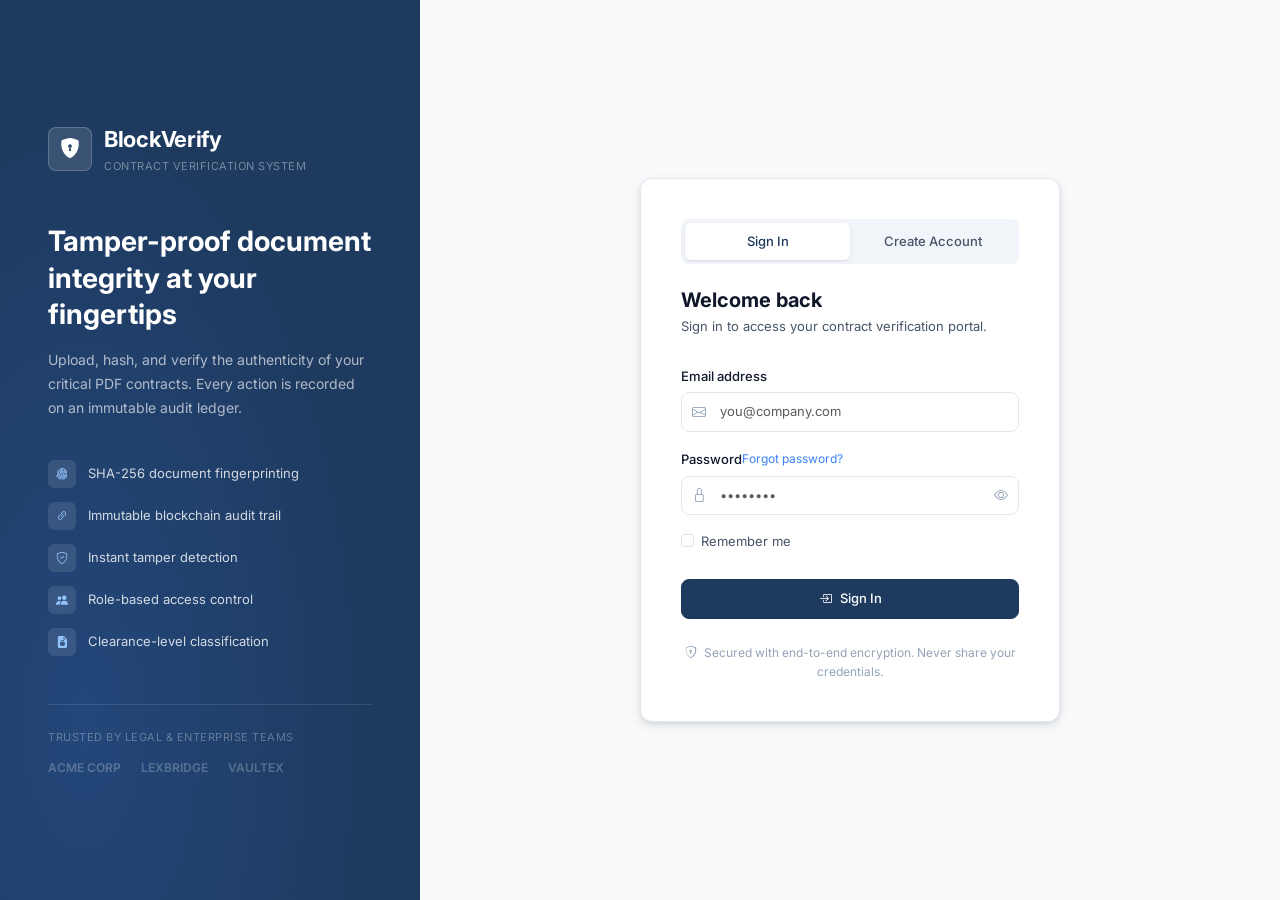
<file: Frontend/public/index.html>
<!DOCTYPE html>
<html lang="en">
<head>
  <meta charset="UTF-8" />
  <meta name="viewport" content="width=device-width, initial-scale=1.0" />
  <title>BlockVerify — Secure Contract Verification</title>
  <meta name="description" content="Blockchain-based digital contract verification system. Verify document integrity and detect tampering." />

  <!-- Bootstrap 5 -->
  <link href="https://cdn.jsdelivr.net/npm/bootstrap@5.3.3/dist/css/bootstrap.min.css" rel="stylesheet" />
  <!-- Bootstrap Icons -->
  <link href="https://cdn.jsdelivr.net/npm/bootstrap-icons@1.11.3/font/bootstrap-icons.min.css" rel="stylesheet" />
  <!-- Custom Styles -->
  <link href="style.css" rel="stylesheet" />
</head>
<body>

<div class="auth-wrapper">

  <!-- ── Brand Panel ──────────────────────────────────────── -->
  <aside class="auth-brand">
    <div class="auth-brand-content">
      <div class="brand-logo">
        <div class="brand-icon"><i class="bi bi-shield-lock-fill"></i></div>
        <div>
          <div class="brand-name">BlockVerify</div>
          <div style="font-size:11px;color:rgba(255,255,255,.4);letter-spacing:.5px;text-transform:uppercase;">Contract Verification System</div>
        </div>
      </div>

      <h2>Tamper-proof document integrity at your fingertips</h2>
      <p>Upload, hash, and verify the authenticity of your critical PDF contracts. Every action is recorded on an immutable audit ledger.</p>

      <ul class="auth-features">
        <li><i class="bi bi-fingerprint"></i> SHA-256 document fingerprinting</li>
        <li><i class="bi bi-link-45deg"></i> Immutable blockchain audit trail</li>
        <li><i class="bi bi-shield-check"></i> Instant tamper detection</li>
        <li><i class="bi bi-people-fill"></i> Role-based access control</li>
        <li><i class="bi bi-file-earmark-lock2-fill"></i> Clearance-level classification</li>
      </ul>

      <div style="margin-top:48px;padding-top:24px;border-top:1px solid rgba(255,255,255,.1);">
        <div style="font-size:11px;color:rgba(255,255,255,.3);letter-spacing:.5px;">TRUSTED BY LEGAL & ENTERPRISE TEAMS</div>
        <div style="display:flex;gap:20px;margin-top:12px;">
          <span style="font-size:12px;font-weight:600;color:rgba(255,255,255,.25);">ACME CORP</span>
          <span style="font-size:12px;font-weight:600;color:rgba(255,255,255,.25);">LEXBRIDGE</span>
          <span style="font-size:12px;font-weight:600;color:rgba(255,255,255,.25);">VAULTEX</span>
        </div>
      </div>
    </div>
  </aside>

  <!-- ── Auth Form Area ────────────────────────────────────── -->
  <main class="auth-form-area">
    <div class="auth-card">

      <!-- Tabs -->
      <div class="auth-tabs mb-0">
        <button class="auth-tab-btn active" id="loginTab">Sign In</button>
        <button class="auth-tab-btn" id="registerTab">Create Account</button>
      </div>

      <!-- ── Login Form ──────────────────────────────── -->
      <div id="loginForm" class="mt-4">
        <h3>Welcome back</h3>
        <p class="auth-subtitle">Sign in to access your contract verification portal.</p>

        <div id="loginSuccess" class="alert alert-success mb-3" style="display:none;"></div>

        <form novalidate>
          <div class="mb-3">
            <label for="loginEmail" class="form-label">Email address</label>
            <div class="input-icon-group">
              <span class="input-icon"><i class="bi bi-envelope"></i></span>
              <input type="email" class="form-control" id="loginEmail" placeholder="you@company.com" autocomplete="email" />
            </div>
          </div>
          <div class="mb-3">
            <label for="loginPassword" class="form-label">
              Password
              <a href="#" style="float:right;font-size:12px;font-weight:400;">Forgot password?</a>
            </label>
            <div class="input-icon-group">
              <span class="input-icon"><i class="bi bi-lock"></i></span>
              <input type="password" class="form-control" id="loginPassword" placeholder="••••••••" autocomplete="current-password" />
              <span class="input-icon-right toggle-pw bi bi-eye" data-target="loginPassword"></span>
            </div>
          </div>
          <div class="mb-4 d-flex align-items-center justify-content-between" style="font-size:13px;">
            <div class="form-check mb-0">
              <input class="form-check-input" type="checkbox" id="rememberMe" />
              <label class="form-check-label text-secondary-app" for="rememberMe">Remember me</label>
            </div>
          </div>
          <button type="submit" class="btn btn-primary-app w-100">
            <i class="bi bi-box-arrow-in-right me-2"></i>Sign In
          </button>
        </form>

        <div class="mt-4 text-center" style="font-size:12px;color:var(--text-muted);">
          <i class="bi bi-shield-lock me-1"></i>
          Secured with end-to-end encryption. Never share your credentials.
        </div>
      </div>

      <!-- ── Register Form ───────────────────────────── -->
      <div id="registerForm" style="display:none;" class="mt-4">
        <h3>Create your account</h3>
        <p class="auth-subtitle">Join BlockVerify to start verifying document integrity.</p>

        <div id="registerSuccess" class="alert alert-success mb-3" style="display:none;"></div>

        <form novalidate>
          <div class="mb-3">
            <label for="regFullname" class="form-label">Full name</label>
            <div class="input-icon-group">
              <span class="input-icon"><i class="bi bi-person"></i></span>
              <input type="text" class="form-control" id="regFullname" placeholder="Jane Smith" autocomplete="name" />
            </div>
          </div>
          <div class="mb-3">
            <label for="regEmail" class="form-label">Email address</label>
            <div class="input-icon-group">
              <span class="input-icon"><i class="bi bi-envelope"></i></span>
              <input type="email" class="form-control" id="regEmail" placeholder="you@company.com" autocomplete="email" />
            </div>
          </div>
          <div class="mb-3">
            <label for="regPassword" class="form-label">Password</label>
            <div class="input-icon-group">
              <span class="input-icon"><i class="bi bi-lock"></i></span>
              <input type="password" class="form-control" id="regPassword" placeholder="Min. 8 characters" autocomplete="new-password" />
              <span class="input-icon-right toggle-pw bi bi-eye" data-target="regPassword"></span>
            </div>
          </div>
          <div class="mb-4">
            <label for="regConfirm" class="form-label">Confirm password</label>
            <div class="input-icon-group">
              <span class="input-icon"><i class="bi bi-lock-fill"></i></span>
              <input type="password" class="form-control" id="regConfirm" placeholder="Repeat password" autocomplete="new-password" />
            </div>
          </div>
          <div class="mb-4 form-check" style="font-size:12px;">
            <input class="form-check-input" type="checkbox" id="agreeTerms" required />
            <label class="form-check-label text-secondary-app" for="agreeTerms">
              I agree to the <a href="#">Terms of Service</a> and <a href="#">Privacy Policy</a>
            </label>
          </div>
          <button type="submit" class="btn btn-primary-app w-100">
            <i class="bi bi-person-plus me-2"></i>Create Account
          </button>
        </form>
      </div>

    </div>
  </main>

</div>

<!-- Bootstrap JS -->
<script src="https://cdn.jsdelivr.net/npm/bootstrap@5.3.3/dist/js/bootstrap.bundle.min.js"></script>
<script src="script.js"></script>
</body>
</html>
</file>
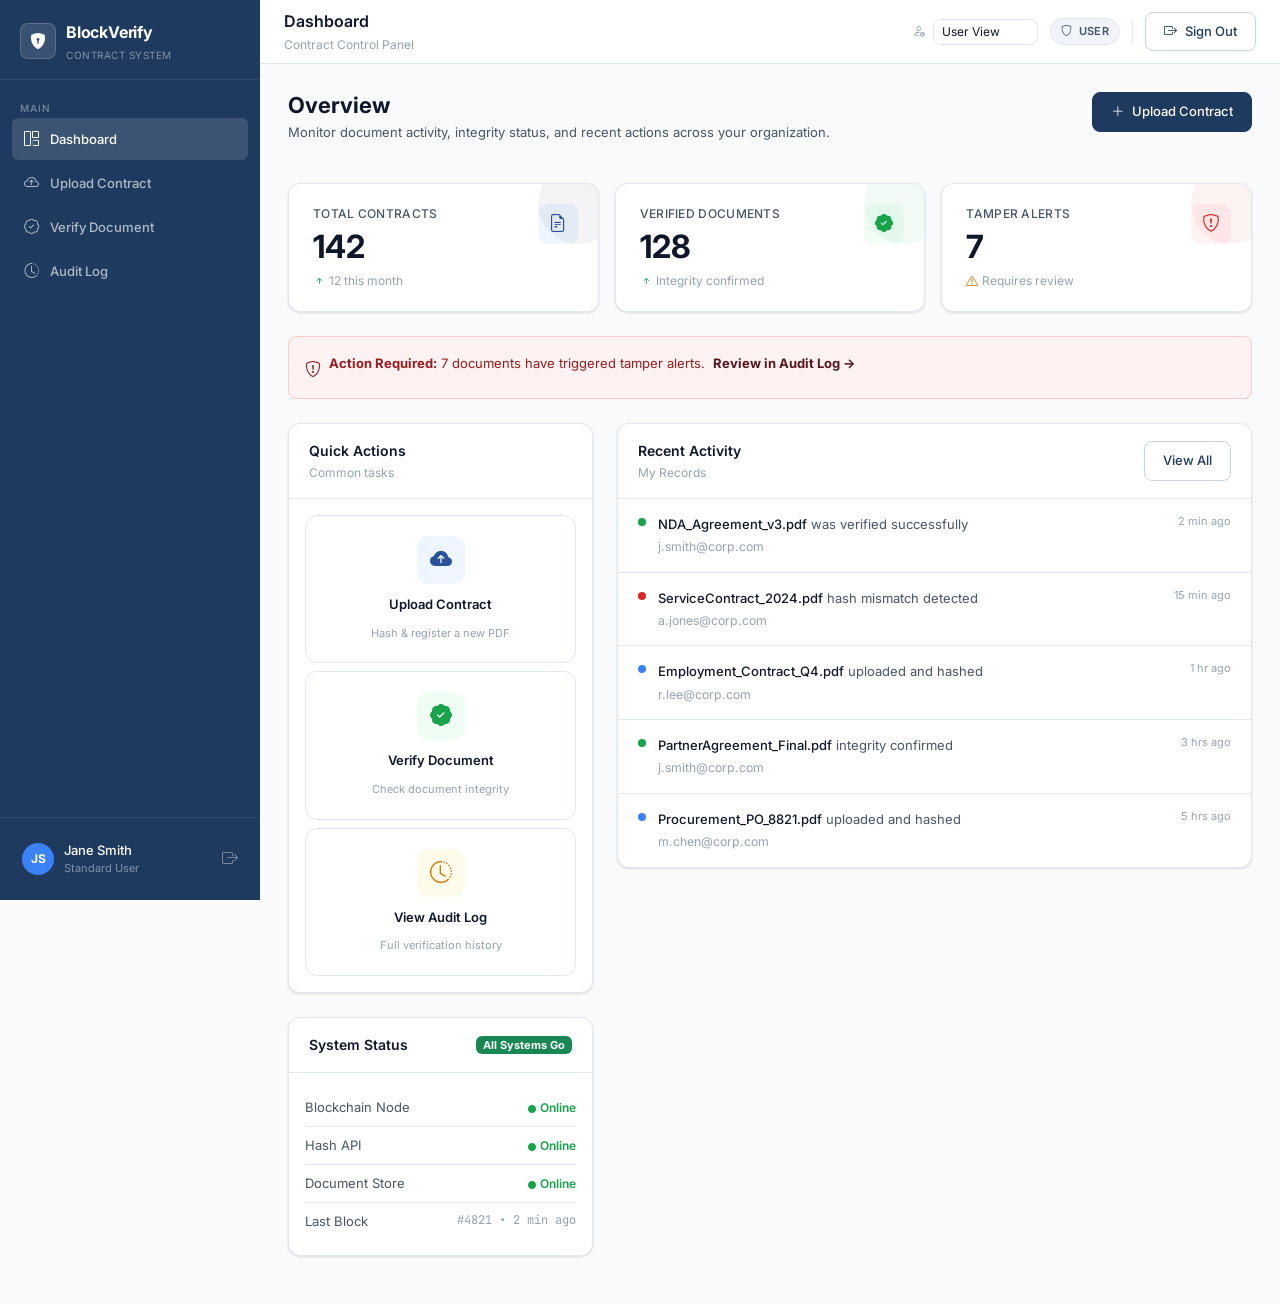
<file: Frontend/public/dashboard.html>
<!DOCTYPE html>
<html lang="en">
<head>
  <meta charset="UTF-8" />
  <meta name="viewport" content="width=device-width, initial-scale=1.0" />
  <title>Dashboard — BlockVerify</title>

  <link href="https://cdn.jsdelivr.net/npm/bootstrap@5.3.3/dist/css/bootstrap.min.css" rel="stylesheet" />
  <link href="https://cdn.jsdelivr.net/npm/bootstrap-icons@1.11.3/font/bootstrap-icons.min.css" rel="stylesheet" />
  <link href="style.css" rel="stylesheet" />
</head>
<body>

<!-- ── Mobile sidebar overlay ── -->
<div id="sidebarOverlay" style="display:none;position:fixed;inset:0;background:rgba(0,0,0,.45);z-index:99;"></div>

<div class="app-shell">

  <!-- ══════════════════════════════════════════════
       SIDEBAR
  ══════════════════════════════════════════════ -->
  <nav class="sidebar" id="sidebar" aria-label="Main navigation">
    <div class="sidebar-header">
      <div class="sidebar-logo-icon"><i class="bi bi-shield-lock-fill"></i></div>
      <div>
        <div class="sidebar-logo-text">BlockVerify</div>
        <div class="sidebar-logo-sub">Contract System</div>
      </div>
    </div>

    <div class="sidebar-nav">
      <span class="sidebar-section-label">Main</span>

      <a href="dashboard.html" class="nav-item-link active">
        <i class="bi bi-grid-1x2"></i> Dashboard
      </a>
      <a href="upload.html" class="nav-item-link">
        <i class="bi bi-cloud-arrow-up"></i> Upload Contract
      </a>
      <a href="verify.html" class="nav-item-link">
        <i class="bi bi-patch-check"></i> Verify Document
      </a>
      <a href="history.html" class="nav-item-link">
        <i class="bi bi-clock-history"></i> Audit Log
      </a>

      <span class="sidebar-section-label" data-role="admin">Administration</span>

      <a href="#" class="nav-item-link" data-role="admin">
        <i class="bi bi-people"></i> Manage Users
      </a>
      <a href="#" class="nav-item-link" data-role="admin">
        <i class="bi bi-boxes"></i> Blockchain Explorer
      </a>
      <a href="#" class="nav-item-link" data-role="admin">
        <i class="bi bi-bar-chart-line"></i> System Reports
      </a>
    </div>

    <div class="sidebar-footer">
      <div class="sidebar-user">
        <div class="sidebar-avatar">JS</div>
        <div class="sidebar-user-info">
          <div class="sidebar-user-name">Jane Smith</div>
          <div class="sidebar-user-role" id="sidebarUserRole">Standard User</div>
        </div>
        <a href="index.html" class="logout-btn ms-auto" title="Sign out" style="color:rgba(255,255,255,.4);font-size:16px;">
          <i class="bi bi-box-arrow-right"></i>
        </a>
      </div>
    </div>
  </nav>

  <!-- ══════════════════════════════════════════════
       MAIN AREA
  ══════════════════════════════════════════════ -->
  <div class="main-area">

    <!-- Topbar -->
    <header class="topbar">
      <button id="sidebarToggle" class="btn btn-outline-app d-lg-none p-1 px-2 me-2" aria-label="Toggle sidebar">
        <i class="bi bi-list" style="font-size:20px;"></i>
      </button>
      <div>
        <div class="topbar-title">Dashboard</div>
        <div class="topbar-subtitle">Contract Control Panel</div>
      </div>
      <div class="topbar-right">
        <!-- Role switcher (demo only) -->
        <div class="d-flex align-items-center gap-2" style="font-size:12px;color:var(--text-muted);">
          <i class="bi bi-person-gear"></i>
          <select class="form-select form-select-sm" id="roleSwitcher" style="font-size:12px;width:auto;padding:3px 28px 3px 8px;">
            <option value="user">User View</option>
            <option value="admin">Admin View</option>
          </select>
        </div>
        <span id="roleBadge" class="role-badge user"><i class="bi bi-shield"></i> User</span>
        <div style="width:1px;height:24px;background:var(--border);"></div>
        <a href="index.html" class="logout-btn btn btn-outline-app btn-sm d-flex align-items-center gap-2">
          <i class="bi bi-box-arrow-right"></i>
          <span class="d-none d-md-inline">Sign Out</span>
        </a>
      </div>
    </header>

    <!-- Page Content -->
    <main class="page-content">

      <!-- ── Page Header ── -->
      <div class="page-header">
        <div>
          <h1>Overview</h1>
          <p>Monitor document activity, integrity status, and recent actions across your organization.</p>
        </div>
        <a href="upload.html" class="btn btn-primary-app d-flex align-items-center gap-2">
          <i class="bi bi-plus-lg"></i> Upload Contract
        </a>
      </div>

      <!-- ── Stat Cards ── -->
      <div class="row g-3 mb-4">
        <div class="col-sm-6 col-xl-4">
          <div class="stat-card stat-total">
            <div class="stat-icon total"><i class="bi bi-file-earmark-text"></i></div>
            <div class="stat-label">Total Contracts</div>
            <div class="stat-value" id="statTotal">0</div>
            <div class="stat-trend"><i class="bi bi-arrow-up-short text-success-app"></i> 12 this month</div>
          </div>
        </div>
        <div class="col-sm-6 col-xl-4">
          <div class="stat-card stat-verified">
            <div class="stat-icon verified"><i class="bi bi-patch-check-fill"></i></div>
            <div class="stat-label">Verified Documents</div>
            <div class="stat-value" id="statVerified">0</div>
            <div class="stat-trend"><i class="bi bi-arrow-up-short text-success-app"></i> Integrity confirmed</div>
          </div>
        </div>
        <div class="col-sm-6 col-xl-4">
          <div class="stat-card stat-tamper">
            <div class="stat-icon tamper"><i class="bi bi-shield-exclamation"></i></div>
            <div class="stat-label">Tamper Alerts</div>
            <div class="stat-value" id="statTamper">0</div>
            <div class="stat-trend"><i class="bi bi-exclamation-triangle text-warning-app"></i> Requires review</div>
          </div>
        </div>
      </div>

      <!-- ── Tamper Alert Banner (conditional, shown when tamperAlerts > 0) ── -->
      <div class="alert alert-danger d-flex align-items-start gap-2 mb-4" role="alert">
        <i class="bi bi-shield-exclamation flex-shrink-0 mt-1" style="font-size:16px;"></i>
        <div>
          <strong>Action Required:</strong> 7 documents have triggered tamper alerts.
          <a href="history.html" class="alert-link ms-1">Review in Audit Log &rarr;</a>
        </div>
      </div>

      <div class="row g-4">

        <!-- ── Quick Actions ── -->
        <div class="col-lg-4">
          <div class="card-app mb-4">
            <div class="section-header">
              <div>
                <div class="section-title">Quick Actions</div>
                <div class="section-sub">Common tasks</div>
              </div>
            </div>
            <div class="p-3 d-flex flex-column gap-2">
              <a href="upload.html" class="action-btn">
                <div class="action-btn-icon upload"><i class="bi bi-cloud-arrow-up-fill"></i></div>
                <div class="action-btn-label">Upload Contract</div>
                <div class="action-btn-sub">Hash &amp; register a new PDF</div>
              </a>
              <a href="verify.html" class="action-btn">
                <div class="action-btn-icon verify"><i class="bi bi-patch-check-fill"></i></div>
                <div class="action-btn-label">Verify Document</div>
                <div class="action-btn-sub">Check document integrity</div>
              </a>
              <a href="history.html" class="action-btn">
                <div class="action-btn-icon history"><i class="bi bi-clock-history"></i></div>
                <div class="action-btn-label">View Audit Log</div>
                <div class="action-btn-sub">Full verification history</div>
              </a>
            </div>
          </div>

          <!-- System Status -->
          <div class="card-app">
            <div class="section-header">
              <div class="section-title">System Status</div>
              <span class="badge bg-success" style="font-size:11px;">All Systems Go</span>
            </div>
            <div class="p-3">
              <div class="d-flex justify-content-between align-items-center py-2" style="border-bottom:1px solid var(--border);">
                <span style="font-size:13px;color:var(--text-secondary);">Blockchain Node</span>
                <span style="font-size:12px;font-weight:600;color:var(--success);"><i class="bi bi-circle-fill me-1" style="font-size:8px;"></i>Online</span>
              </div>
              <div class="d-flex justify-content-between align-items-center py-2" style="border-bottom:1px solid var(--border);">
                <span style="font-size:13px;color:var(--text-secondary);">Hash API</span>
                <span style="font-size:12px;font-weight:600;color:var(--success);"><i class="bi bi-circle-fill me-1" style="font-size:8px;"></i>Online</span>
              </div>
              <div class="d-flex justify-content-between align-items-center py-2" style="border-bottom:1px solid var(--border);">
                <span style="font-size:13px;color:var(--text-secondary);">Document Store</span>
                <span style="font-size:12px;font-weight:600;color:var(--success);"><i class="bi bi-circle-fill me-1" style="font-size:8px;"></i>Online</span>
              </div>
              <div class="d-flex justify-content-between align-items-center py-2">
                <span style="font-size:13px;color:var(--text-secondary);">Last Block</span>
                <span class="mono" style="font-size:12px;color:var(--text-muted);">#4821 &bull; 2 min ago</span>
              </div>
            </div>
          </div>
        </div>

        <!-- ── Recent Activity ── -->
        <div class="col-lg-8">
          <div class="card-app">
            <div class="section-header">
              <div>
                <div class="section-title">Recent Activity</div>
                <div class="section-sub" id="viewLabel">My Records</div>
              </div>
              <a href="history.html" class="btn btn-outline-app btn-sm">View All</a>
            </div>
            <div id="activityFeed">
              <!-- Populated by script.js -->
              <div class="p-4 text-center text-muted-app" style="font-size:13px;">
                <div class="skeleton mb-2" style="height:14px;width:80%;margin:auto;"></div>
                <div class="skeleton mb-2" style="height:14px;width:70%;margin:auto;"></div>
                <div class="skeleton" style="height:14px;width:60%;margin:auto;"></div>
              </div>
            </div>
          </div>

          <!-- ── Admin: Blockchain Summary (admin only) ── -->
          <div class="card-app mt-4" data-role="admin">
            <div class="section-header">
              <div>
                <div class="section-title">Blockchain Ledger Summary</div>
                <div class="section-sub">Latest blocks &amp; hashes</div>
              </div>
              <a href="#" class="btn btn-outline-app btn-sm">Full Explorer</a>
            </div>
            <div class="p-0">
              <table class="table table-app mb-0">
                <thead>
                  <tr>
                    <th>Block #</th>
                    <th>Document</th>
                    <th>Hash (partial)</th>
                    <th>Timestamp</th>
                    <th>Status</th>
                  </tr>
                </thead>
                <tbody>
                  <tr>
                    <td class="mono">#4821</td>
                    <td>NDA_Agreement_v3.pdf</td>
                    <td class="mono text-muted-app">a4f3b2c1...f4a3</td>
                    <td class="mono text-muted-app">2025-01-15 14:32</td>
                    <td><span class="badge-status badge-verified">Verified</span></td>
                  </tr>
                  <tr>
                    <td class="mono">#4820</td>
                    <td>ServiceContract_2024.pdf</td>
                    <td class="mono text-muted-app">9f8e7d6c...e7f</td>
                    <td class="mono text-muted-app">2025-01-15 13:18</td>
                    <td><span class="badge-status badge-tampered">Tampered</span></td>
                  </tr>
                  <tr>
                    <td class="mono">#4819</td>
                    <td>Employment_Contract_Q4.pdf</td>
                    <td class="mono text-muted-app">d8c7b6a5...c813</td>
                    <td class="mono text-muted-app">2025-01-15 12:05</td>
                    <td><span class="badge-status badge-uploaded">Uploaded</span></td>
                  </tr>
                </tbody>
              </table>
            </div>
          </div>
        </div>

      </div><!-- /row -->
    </main><!-- /page-content -->
  </div><!-- /main-area -->
</div><!-- /app-shell -->

<script src="https://cdn.jsdelivr.net/npm/bootstrap@5.3.3/dist/js/bootstrap.bundle.min.js"></script>
<script src="script.js"></script>
</body>
</html>
</file>
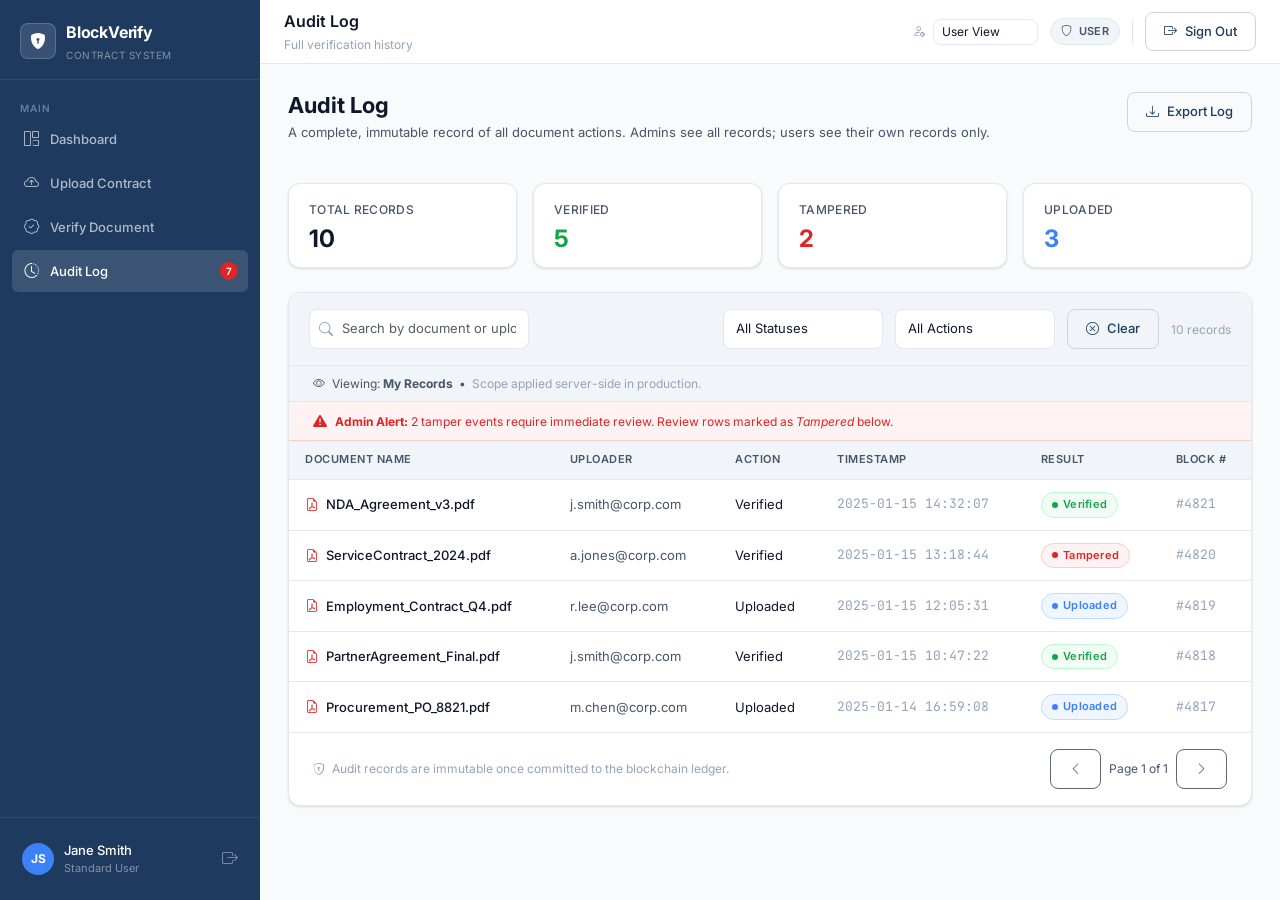
<file: Frontend/public/history.html>
<!DOCTYPE html>
<html lang="en">
<head>
  <meta charset="UTF-8" />
  <meta name="viewport" content="width=device-width, initial-scale=1.0" />
  <title>Audit Log — BlockVerify</title>

  <link href="https://cdn.jsdelivr.net/npm/bootstrap@5.3.3/dist/css/bootstrap.min.css" rel="stylesheet" />
  <link href="https://cdn.jsdelivr.net/npm/bootstrap-icons@1.11.3/font/bootstrap-icons.min.css" rel="stylesheet" />
  <link href="style.css" rel="stylesheet" />
</head>
<body>

<div id="sidebarOverlay" style="display:none;position:fixed;inset:0;background:rgba(0,0,0,.45);z-index:99;"></div>

<div class="app-shell">

  <!-- ── Sidebar ── -->
  <nav class="sidebar" id="sidebar" aria-label="Main navigation">
    <div class="sidebar-header">
      <div class="sidebar-logo-icon"><i class="bi bi-shield-lock-fill"></i></div>
      <div>
        <div class="sidebar-logo-text">BlockVerify</div>
        <div class="sidebar-logo-sub">Contract System</div>
      </div>
    </div>
    <div class="sidebar-nav">
      <span class="sidebar-section-label">Main</span>
      <a href="dashboard.html" class="nav-item-link"><i class="bi bi-grid-1x2"></i> Dashboard</a>
      <a href="upload.html" class="nav-item-link"><i class="bi bi-cloud-arrow-up"></i> Upload Contract</a>
      <a href="verify.html" class="nav-item-link"><i class="bi bi-patch-check"></i> Verify Document</a>
      <a href="history.html" class="nav-item-link active">
        <i class="bi bi-clock-history"></i> Audit Log
        <span class="nav-badge">7</span>
      </a>
      <span class="sidebar-section-label" data-role="admin">Administration</span>
      <a href="#" class="nav-item-link" data-role="admin"><i class="bi bi-people"></i> Manage Users</a>
      <a href="#" class="nav-item-link" data-role="admin"><i class="bi bi-boxes"></i> Blockchain Explorer</a>
      <a href="#" class="nav-item-link" data-role="admin"><i class="bi bi-bar-chart-line"></i> System Reports</a>
    </div>
    <div class="sidebar-footer">
      <div class="sidebar-user">
        <div class="sidebar-avatar">JS</div>
        <div class="sidebar-user-info">
          <div class="sidebar-user-name">Jane Smith</div>
          <div class="sidebar-user-role" id="sidebarUserRole">Standard User</div>
        </div>
        <a href="index.html" class="logout-btn ms-auto" title="Sign out" style="color:rgba(255,255,255,.4);font-size:16px;">
          <i class="bi bi-box-arrow-right"></i>
        </a>
      </div>
    </div>
  </nav>

  <!-- ── Main Area ── -->
  <div class="main-area">
    <header class="topbar">
      <button id="sidebarToggle" class="btn btn-outline-app d-lg-none p-1 px-2 me-2" aria-label="Toggle sidebar">
        <i class="bi bi-list" style="font-size:20px;"></i>
      </button>
      <div>
        <div class="topbar-title">Audit Log</div>
        <div class="topbar-subtitle">Full verification history</div>
      </div>
      <div class="topbar-right">
        <div class="d-flex align-items-center gap-2" style="font-size:12px;color:var(--text-muted);">
          <i class="bi bi-person-gear"></i>
          <select class="form-select form-select-sm" id="roleSwitcher" style="font-size:12px;width:auto;padding:3px 28px 3px 8px;">
            <option value="user">User View</option>
            <option value="admin">Admin View</option>
          </select>
        </div>
        <span id="roleBadge" class="role-badge user"><i class="bi bi-shield"></i> User</span>
        <div style="width:1px;height:24px;background:var(--border);"></div>
        <a href="index.html" class="logout-btn btn btn-outline-app btn-sm d-flex align-items-center gap-2">
          <i class="bi bi-box-arrow-right"></i>
          <span class="d-none d-md-inline">Sign Out</span>
        </a>
      </div>
    </header>

    <main class="page-content">

      <div class="page-header">
        <div>
          <h1>Audit Log</h1>
          <p id="auditDesc">A complete, immutable record of all document actions. Admins see all records; users see their own records only.</p>
        </div>
        <button class="btn btn-outline-app d-flex align-items-center gap-2" id="exportBtn">
          <i class="bi bi-download"></i>
          Export Log
          <!-- Backend will connect here later — GET /api/audit-log/export -->
        </button>
      </div>

      <!-- ── Stats row ── -->
      <div class="row g-3 mb-4">
        <div class="col-6 col-md-3">
          <div class="stat-card" style="padding:16px 20px;">
            <div class="stat-label">Total Records</div>
            <div class="stat-value" style="font-size:24px;">10</div>
          </div>
        </div>
        <div class="col-6 col-md-3">
          <div class="stat-card" style="padding:16px 20px;">
            <div class="stat-label">Verified</div>
            <div class="stat-value text-success-app" style="font-size:24px;">5</div>
          </div>
        </div>
        <div class="col-6 col-md-3">
          <div class="stat-card" style="padding:16px 20px;">
            <div class="stat-label">Tampered</div>
            <div class="stat-value text-danger-app" style="font-size:24px;">2</div>
          </div>
        </div>
        <div class="col-6 col-md-3">
          <div class="stat-card" style="padding:16px 20px;">
            <div class="stat-label">Uploaded</div>
            <div class="stat-value" style="font-size:24px;color:var(--accent);">3</div>
          </div>
        </div>
      </div>

      <!-- ── Audit Table Card ── -->
      <div class="card-app">

        <!-- Filter Bar -->
        <div class="filter-bar">
          <div class="position-relative flex-grow-1" style="min-width:200px;">
            <span style="position:absolute;left:10px;top:50%;transform:translateY(-50%);color:var(--text-muted);font-size:14px;">
              <i class="bi bi-search"></i>
            </span>
            <input type="text" id="searchInput" class="form-control" placeholder="Search by document or uploader..." style="padding-left:32px;" />
          </div>

          <select class="form-select" id="filterResult" style="max-width:160px;">
            <option value="">All Statuses</option>
            <option value="verified">Verified</option>
            <option value="tampered">Tampered</option>
            <option value="uploaded">Uploaded</option>
            <option value="pending">Pending</option>
          </select>

          <select class="form-select" id="filterAction" style="max-width:160px;">
            <option value="">All Actions</option>
            <option value="Uploaded">Uploaded</option>
            <option value="Verified">Verified</option>
          </select>

          <button class="btn btn-outline-app btn-sm d-flex align-items-center gap-2" id="clearFilters">
            <i class="bi bi-x-circle"></i> Clear
          </button>

          <span style="font-size:12px;color:var(--text-muted);white-space:nowrap;margin-left:auto;" id="recordCount">
            10 records
          </span>
        </div>

        <!-- Scope banner (shows based on role) -->
        <div class="px-4 py-2" style="background:var(--surface-2);border-bottom:1px solid var(--border);font-size:12px;color:var(--text-secondary);">
          <i class="bi bi-eye me-1"></i>
          Viewing: <strong id="viewLabel">My Records</strong>
          &nbsp;&bull;&nbsp;
          <!-- Backend will connect here later — role scope applied server-side -->
          <span class="text-muted-app">Scope applied server-side in production.</span>
        </div>

        <!-- Tamper alert row (admin only) -->
        <div class="px-4 py-2 d-flex align-items-center gap-2" style="background:var(--danger-bg);border-bottom:1px solid var(--danger-border);" data-role="admin">
          <i class="bi bi-exclamation-triangle-fill text-danger-app" style="font-size:14px;"></i>
          <span style="font-size:12px;color:var(--danger);">
            <strong>Admin Alert:</strong> 2 tamper events require immediate review.
            Review rows marked as <em>Tampered</em> below.
          </span>
        </div>

        <!-- Responsive Table -->
        <div class="table-responsive">
          <table class="table table-app mb-0" aria-label="Audit log table">
            <thead>
              <tr>
                <th scope="col">Document Name</th>
                <th scope="col">Uploader</th>
                <th scope="col">Action</th>
                <th scope="col">Timestamp</th>
                <th scope="col">Result</th>
                <th scope="col">Block #</th>
              </tr>
            </thead>
            <tbody id="auditTableBody">
              <!-- Populated by script.js -->
              <!-- Backend will connect here later — GET /api/audit-log -->
              <tr>
                <td colspan="6" class="text-center py-5 text-muted-app">
                  <div class="spinner-border spinner-border-sm me-2" role="status"></div>
                  Loading records...
                </td>
              </tr>
            </tbody>
          </table>

          <!-- Empty state -->
          <div id="emptyState" style="display:none;" class="text-center py-5 px-4">
            <i class="bi bi-search" style="font-size:32px;color:var(--text-muted);display:block;margin-bottom:12px;"></i>
            <div style="font-size:15px;font-weight:600;color:var(--text-primary);">No records found</div>
            <div style="font-size:13px;color:var(--text-secondary);margin-top:4px;">Try adjusting your search or filters.</div>
            <button class="btn btn-outline-app btn-sm mt-3" id="clearFiltersEmpty">Clear Filters</button>
          </div>
        </div>

        <!-- Table footer -->
        <div class="d-flex align-items-center justify-content-between px-4 py-3" style="border-top:1px solid var(--border);">
          <span style="font-size:12px;color:var(--text-muted);">
            <i class="bi bi-shield-lock me-1"></i>
            Audit records are immutable once committed to the blockchain ledger.
          </span>
          <div class="d-flex align-items-center gap-2">
            <button class="btn btn-outline-app btn-sm" disabled>
              <i class="bi bi-chevron-left"></i>
            </button>
            <span style="font-size:12px;color:var(--text-secondary);">Page 1 of 1</span>
            <button class="btn btn-outline-app btn-sm" disabled>
              <i class="bi bi-chevron-right"></i>
            </button>
          </div>
        </div>

      </div>
      <!-- /card-app -->

      <!-- Admin: System Audit Summary (admin only) -->
      <div class="card-app mt-4" data-role="admin">
        <div class="section-header">
          <div>
            <div class="section-title">System Audit Summary</div>
            <div class="section-sub">Blockchain ledger integrity overview — Admin only</div>
          </div>
        </div>
        <div class="p-4">
          <div class="row g-3">
            <div class="col-sm-6 col-md-3">
              <div style="font-size:11px;color:var(--text-muted);text-transform:uppercase;letter-spacing:.5px;margin-bottom:4px;">Total Blocks</div>
              <div class="mono fw-600" style="font-size:20px;">4,821</div>
            </div>
            <div class="col-sm-6 col-md-3">
              <div style="font-size:11px;color:var(--text-muted);text-transform:uppercase;letter-spacing:.5px;margin-bottom:4px;">Chain Integrity</div>
              <div style="font-size:16px;font-weight:700;color:var(--success);">
                <i class="bi bi-check-circle-fill me-1"></i>Valid
              </div>
            </div>
            <div class="col-sm-6 col-md-3">
              <div style="font-size:11px;color:var(--text-muted);text-transform:uppercase;letter-spacing:.5px;margin-bottom:4px;">Genesis Block</div>
              <div class="mono fw-500" style="font-size:13px;">2024-03-01 09:00:00</div>
            </div>
            <div class="col-sm-6 col-md-3">
              <div style="font-size:11px;color:var(--text-muted);text-transform:uppercase;letter-spacing:.5px;margin-bottom:4px;">Latest Block</div>
              <div class="mono fw-500" style="font-size:13px;">2025-01-15 14:32:07</div>
            </div>
          </div>
        </div>
      </div>

    </main>
  </div>
</div>

<script src="https://cdn.jsdelivr.net/npm/bootstrap@5.3.3/dist/js/bootstrap.bundle.min.js"></script>
<script src="script.js"></script>
<script>
  // Wire up empty state "Clear Filters" shortcut
  const clearFiltersEmpty = document.getElementById('clearFiltersEmpty');
  if (clearFiltersEmpty) {
    clearFiltersEmpty.addEventListener('click', () => {
      document.getElementById('clearFilters').click();
    });
  }
</script>
</body>
</html>
</file>
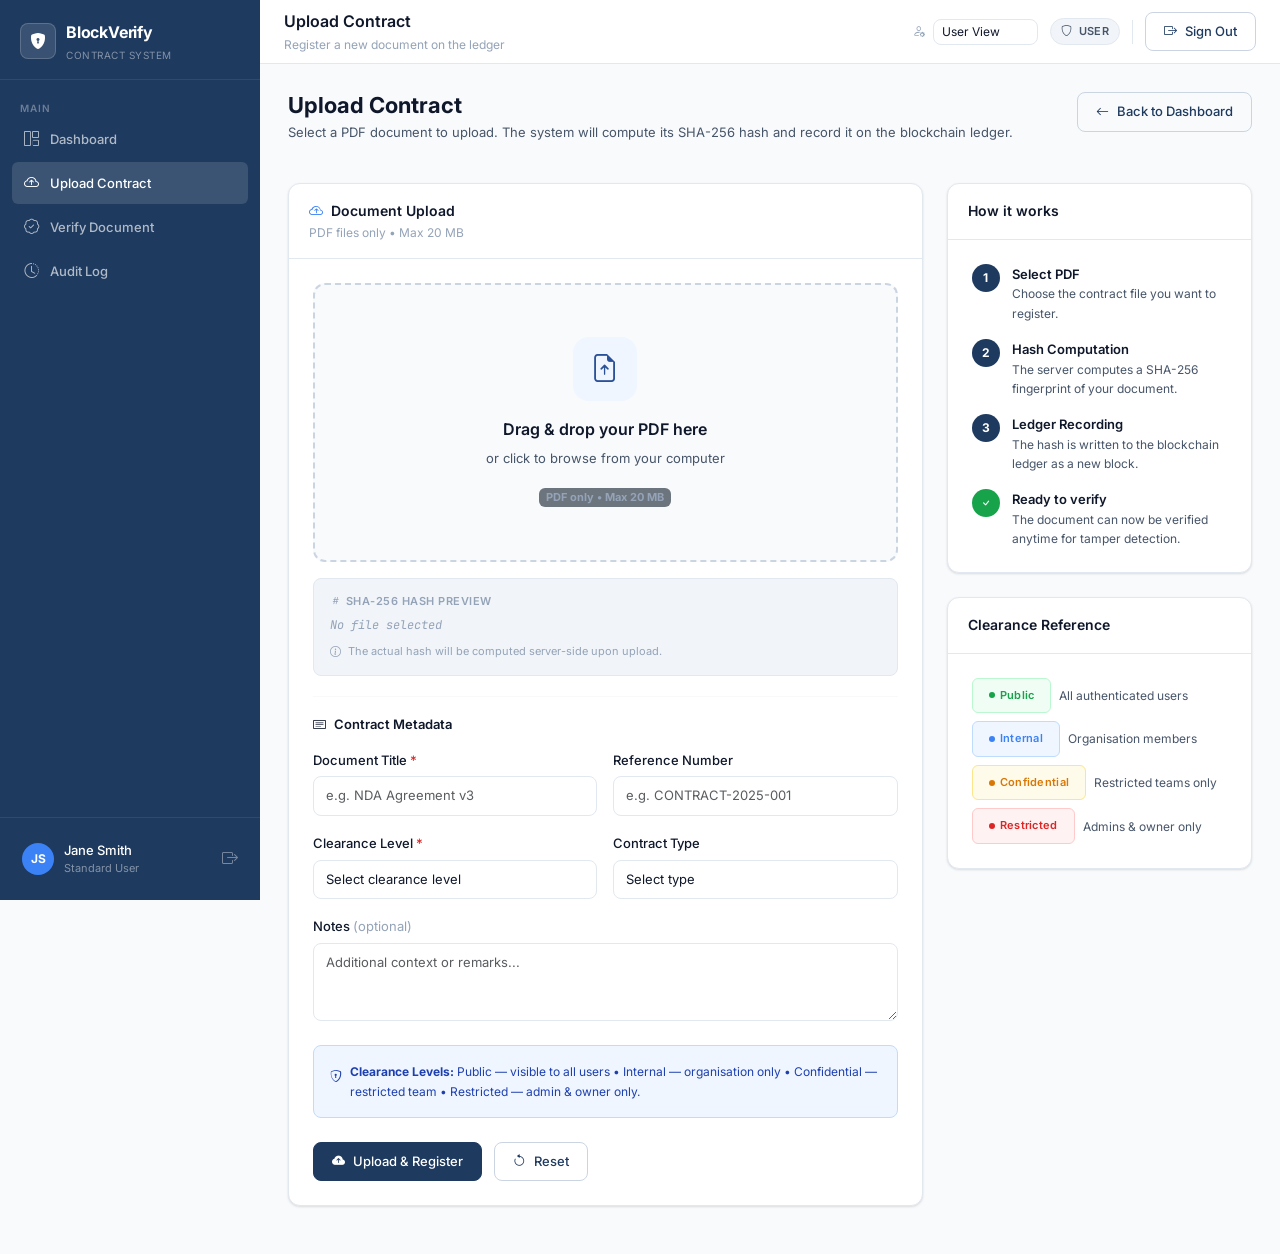
<file: Frontend/public/upload.html>
<!DOCTYPE html>
<html lang="en">
<head>
  <meta charset="UTF-8" />
  <meta name="viewport" content="width=device-width, initial-scale=1.0" />
  <title>Upload Contract — BlockVerify</title>

  <link href="https://cdn.jsdelivr.net/npm/bootstrap@5.3.3/dist/css/bootstrap.min.css" rel="stylesheet" />
  <link href="https://cdn.jsdelivr.net/npm/bootstrap-icons@1.11.3/font/bootstrap-icons.min.css" rel="stylesheet" />
  <link href="style.css" rel="stylesheet" />
</head>
<body>

<div id="sidebarOverlay" style="display:none;position:fixed;inset:0;background:rgba(0,0,0,.45);z-index:99;"></div>

<div class="app-shell">

  <!-- ── Sidebar ── -->
  <nav class="sidebar" id="sidebar" aria-label="Main navigation">
    <div class="sidebar-header">
      <div class="sidebar-logo-icon"><i class="bi bi-shield-lock-fill"></i></div>
      <div>
        <div class="sidebar-logo-text">BlockVerify</div>
        <div class="sidebar-logo-sub">Contract System</div>
      </div>
    </div>
    <div class="sidebar-nav">
      <span class="sidebar-section-label">Main</span>
      <a href="dashboard.html" class="nav-item-link"><i class="bi bi-grid-1x2"></i> Dashboard</a>
      <a href="upload.html" class="nav-item-link active"><i class="bi bi-cloud-arrow-up"></i> Upload Contract</a>
      <a href="verify.html" class="nav-item-link"><i class="bi bi-patch-check"></i> Verify Document</a>
      <a href="history.html" class="nav-item-link"><i class="bi bi-clock-history"></i> Audit Log</a>
      <span class="sidebar-section-label" data-role="admin">Administration</span>
      <a href="#" class="nav-item-link" data-role="admin"><i class="bi bi-people"></i> Manage Users</a>
      <a href="#" class="nav-item-link" data-role="admin"><i class="bi bi-boxes"></i> Blockchain Explorer</a>
      <a href="#" class="nav-item-link" data-role="admin"><i class="bi bi-bar-chart-line"></i> System Reports</a>
    </div>
    <div class="sidebar-footer">
      <div class="sidebar-user">
        <div class="sidebar-avatar">JS</div>
        <div class="sidebar-user-info">
          <div class="sidebar-user-name">Jane Smith</div>
          <div class="sidebar-user-role" id="sidebarUserRole">Standard User</div>
        </div>
        <a href="index.html" class="logout-btn ms-auto" title="Sign out" style="color:rgba(255,255,255,.4);font-size:16px;">
          <i class="bi bi-box-arrow-right"></i>
        </a>
      </div>
    </div>
  </nav>

  <!-- ── Main Area ── -->
  <div class="main-area">
    <header class="topbar">
      <button id="sidebarToggle" class="btn btn-outline-app d-lg-none p-1 px-2 me-2" aria-label="Toggle sidebar">
        <i class="bi bi-list" style="font-size:20px;"></i>
      </button>
      <div>
        <div class="topbar-title">Upload Contract</div>
        <div class="topbar-subtitle">Register a new document on the ledger</div>
      </div>
      <div class="topbar-right">
        <div class="d-flex align-items-center gap-2" style="font-size:12px;color:var(--text-muted);">
          <i class="bi bi-person-gear"></i>
          <select class="form-select form-select-sm" id="roleSwitcher" style="font-size:12px;width:auto;padding:3px 28px 3px 8px;">
            <option value="user">User View</option>
            <option value="admin">Admin View</option>
          </select>
        </div>
        <span id="roleBadge" class="role-badge user"><i class="bi bi-shield"></i> User</span>
        <div style="width:1px;height:24px;background:var(--border);"></div>
        <a href="index.html" class="logout-btn btn btn-outline-app btn-sm d-flex align-items-center gap-2">
          <i class="bi bi-box-arrow-right"></i>
          <span class="d-none d-md-inline">Sign Out</span>
        </a>
      </div>
    </header>

    <main class="page-content">
      <div class="page-header">
        <div>
          <h1>Upload Contract</h1>
          <p>Select a PDF document to upload. The system will compute its SHA-256 hash and record it on the blockchain ledger.</p>
        </div>
        <a href="dashboard.html" class="btn btn-outline-app d-flex align-items-center gap-2">
          <i class="bi bi-arrow-left"></i> Back to Dashboard
        </a>
      </div>

      <div class="row g-4">

        <!-- ── Upload Form ── -->
        <div class="col-lg-8">
          <div class="card-app">
            <div class="section-header">
              <div>
                <div class="section-title"><i class="bi bi-cloud-arrow-up me-2 text-accent" style="color:var(--accent);"></i>Document Upload</div>
                <div class="section-sub">PDF files only &bull; Max 20 MB</div>
              </div>
            </div>
            <div class="p-4">

              <!-- Upload Alert (success / error) -->
              <div id="uploadAlert" class="alert mb-4" style="display:none;"></div>

              <form id="uploadForm" novalidate>

                <!-- Dropzone -->
                <div class="upload-dropzone" id="dropzone">
                  <input type="file" id="fileInput" accept="application/pdf" aria-label="Choose PDF file" />
                  <div class="upload-icon"><i class="bi bi-file-earmark-arrow-up"></i></div>
                  <div class="upload-title">Drag &amp; drop your PDF here</div>
                  <div class="upload-hint">or click to browse from your computer</div>
                  <span class="badge bg-secondary upload-types">PDF only &bull; Max 20 MB</span>
                </div>

                <!-- File selected state -->
                <div id="fileSelected" class="file-selected" style="display:none;">
                  <i class="bi bi-file-earmark-pdf-fill file-selected-icon"></i>
                  <div style="flex:1;min-width:0;">
                    <div class="file-selected-name text-truncate" id="selectedName">filename.pdf</div>
                    <div class="file-selected-size" id="selectedSize">—</div>
                  </div>
                  <button type="button" id="clearFile" class="file-clear btn btn-link p-0" aria-label="Remove selected file">
                    <i class="bi bi-x-circle-fill"></i>
                  </button>
                </div>

                <!-- SHA-256 Hash Preview -->
                <div class="sha-preview" id="shaPreview">
                  <div class="sha-label"><i class="bi bi-hash me-1"></i>SHA-256 Hash Preview</div>
                  <div class="sha-value" id="shaValue">
                    <span class="sha-pending">No file selected</span>
                  </div>
                  <div style="font-size:11px;color:var(--text-muted);margin-top:8px;">
                    <i class="bi bi-info-circle me-1"></i>
                    The actual hash will be computed server-side upon upload.
                    <!-- Backend will connect here later -->
                  </div>
                </div>

                <hr class="divider" />

                <!-- Contract Metadata -->
                <h6 style="font-size:13px;font-weight:600;color:var(--text-primary);margin-bottom:16px;">
                  <i class="bi bi-card-text me-2"></i>Contract Metadata
                </h6>

                <div class="row g-3 mb-3">
                  <div class="col-sm-6">
                    <label for="contractTitle" class="form-label">Document Title <span class="text-danger-app">*</span></label>
                    <input type="text" class="form-control" id="contractTitle" placeholder="e.g. NDA Agreement v3" required />
                  </div>
                  <div class="col-sm-6">
                    <label for="contractRef" class="form-label">Reference Number</label>
                    <input type="text" class="form-control" id="contractRef" placeholder="e.g. CONTRACT-2025-001" />
                  </div>
                </div>

                <div class="row g-3 mb-3">
                  <div class="col-sm-6">
                    <label for="clearanceLevel" class="form-label">Clearance Level <span class="text-danger-app">*</span></label>
                    <select class="form-select" id="clearanceLevel" required>
                      <option value="" disabled selected>Select clearance level</option>
                      <option value="public">Public</option>
                      <option value="internal">Internal</option>
                      <option value="confidential">Confidential</option>
                      <option value="restricted">Restricted</option>
                    </select>
                  </div>
                  <div class="col-sm-6">
                    <label for="contractType" class="form-label">Contract Type</label>
                    <select class="form-select" id="contractType">
                      <option value="" disabled selected>Select type</option>
                      <option>NDA / Confidentiality</option>
                      <option>Service Agreement</option>
                      <option>Employment Contract</option>
                      <option>Purchase Order</option>
                      <option>Partnership Agreement</option>
                      <option>Other</option>
                    </select>
                  </div>
                </div>

                <div class="mb-4">
                  <label for="contractNotes" class="form-label">Notes <span style="color:var(--text-muted);font-weight:400;">(optional)</span></label>
                  <textarea class="form-control" id="contractNotes" rows="3" placeholder="Additional context or remarks..."></textarea>
                </div>

                <!-- Clearance hint -->
                <div class="alert alert-info d-flex gap-2 align-items-start mb-4" style="font-size:12px;">
                  <i class="bi bi-shield-lock flex-shrink-0 mt-1"></i>
                  <div>
                    <strong>Clearance Levels:</strong> Public — visible to all users &bull;
                    Internal — organisation only &bull;
                    Confidential — restricted team &bull;
                    Restricted — admin &amp; owner only.
                  </div>
                </div>

                <div class="d-flex gap-3">
                  <button type="submit" class="btn btn-primary-app d-flex align-items-center gap-2">
                    <i class="bi bi-cloud-arrow-up-fill"></i> Upload &amp; Register
                  </button>
                  <button type="reset" class="btn btn-outline-app" id="resetFormBtn">
                    <i class="bi bi-arrow-counterclockwise me-2"></i>Reset
                  </button>
                </div>

              </form>
            </div>
          </div>
        </div>

        <!-- ── Side Information Panel ── -->
        <div class="col-lg-4">

          <!-- How it works -->
          <div class="card-app mb-4">
            <div class="section-header">
              <div class="section-title">How it works</div>
            </div>
            <div class="p-4">
              <div class="d-flex gap-3 mb-3">
                <div style="width:28px;height:28px;border-radius:50%;background:var(--primary);color:#fff;display:flex;align-items:center;justify-content:center;font-size:12px;font-weight:700;flex-shrink:0;">1</div>
                <div>
                  <div style="font-size:13px;font-weight:600;">Select PDF</div>
                  <div style="font-size:12px;color:var(--text-secondary);">Choose the contract file you want to register.</div>
                </div>
              </div>
              <div class="d-flex gap-3 mb-3">
                <div style="width:28px;height:28px;border-radius:50%;background:var(--primary);color:#fff;display:flex;align-items:center;justify-content:center;font-size:12px;font-weight:700;flex-shrink:0;">2</div>
                <div>
                  <div style="font-size:13px;font-weight:600;">Hash Computation</div>
                  <div style="font-size:12px;color:var(--text-secondary);">The server computes a SHA-256 fingerprint of your document.
                    <!-- Backend will connect here later -->
                  </div>
                </div>
              </div>
              <div class="d-flex gap-3 mb-3">
                <div style="width:28px;height:28px;border-radius:50%;background:var(--primary);color:#fff;display:flex;align-items:center;justify-content:center;font-size:12px;font-weight:700;flex-shrink:0;">3</div>
                <div>
                  <div style="font-size:13px;font-weight:600;">Ledger Recording</div>
                  <div style="font-size:12px;color:var(--text-secondary);">The hash is written to the blockchain ledger as a new block.
                    <!-- Backend will connect here later -->
                  </div>
                </div>
              </div>
              <div class="d-flex gap-3">
                <div style="width:28px;height:28px;border-radius:50%;background:var(--success);color:#fff;display:flex;align-items:center;justify-content:center;font-size:12px;font-weight:700;flex-shrink:0;"><i class="bi bi-check"></i></div>
                <div>
                  <div style="font-size:13px;font-weight:600;">Ready to verify</div>
                  <div style="font-size:12px;color:var(--text-secondary);">The document can now be verified anytime for tamper detection.</div>
                </div>
              </div>
            </div>
          </div>

          <!-- Clearance Levels Reference -->
          <div class="card-app">
            <div class="section-header">
              <div class="section-title">Clearance Reference</div>
            </div>
            <div class="p-4 d-flex flex-column gap-2">
              <div class="d-flex align-items-center gap-2">
                <span class="badge-status badge-verified clearance-public px-3 py-2" style="border-radius:6px;">Public</span>
                <span style="font-size:12px;color:var(--text-secondary);">All authenticated users</span>
              </div>
              <div class="d-flex align-items-center gap-2">
                <span class="badge-status badge-uploaded clearance-internal px-3 py-2" style="border-radius:6px;">Internal</span>
                <span style="font-size:12px;color:var(--text-secondary);">Organisation members</span>
              </div>
              <div class="d-flex align-items-center gap-2">
                <span class="badge-status badge-pending clearance-confidential px-3 py-2" style="border-radius:6px;">Confidential</span>
                <span style="font-size:12px;color:var(--text-secondary);">Restricted teams only</span>
              </div>
              <div class="d-flex align-items-center gap-2">
                <span class="badge-status badge-tampered clearance-restricted px-3 py-2" style="border-radius:6px;">Restricted</span>
                <span style="font-size:12px;color:var(--text-secondary);">Admins &amp; owner only</span>
              </div>
            </div>
          </div>

        </div>
      </div>
    </main>
  </div>
</div>

<script src="https://cdn.jsdelivr.net/npm/bootstrap@5.3.3/dist/js/bootstrap.bundle.min.js"></script>
<script src="script.js"></script>
</body>
</html>
</file>
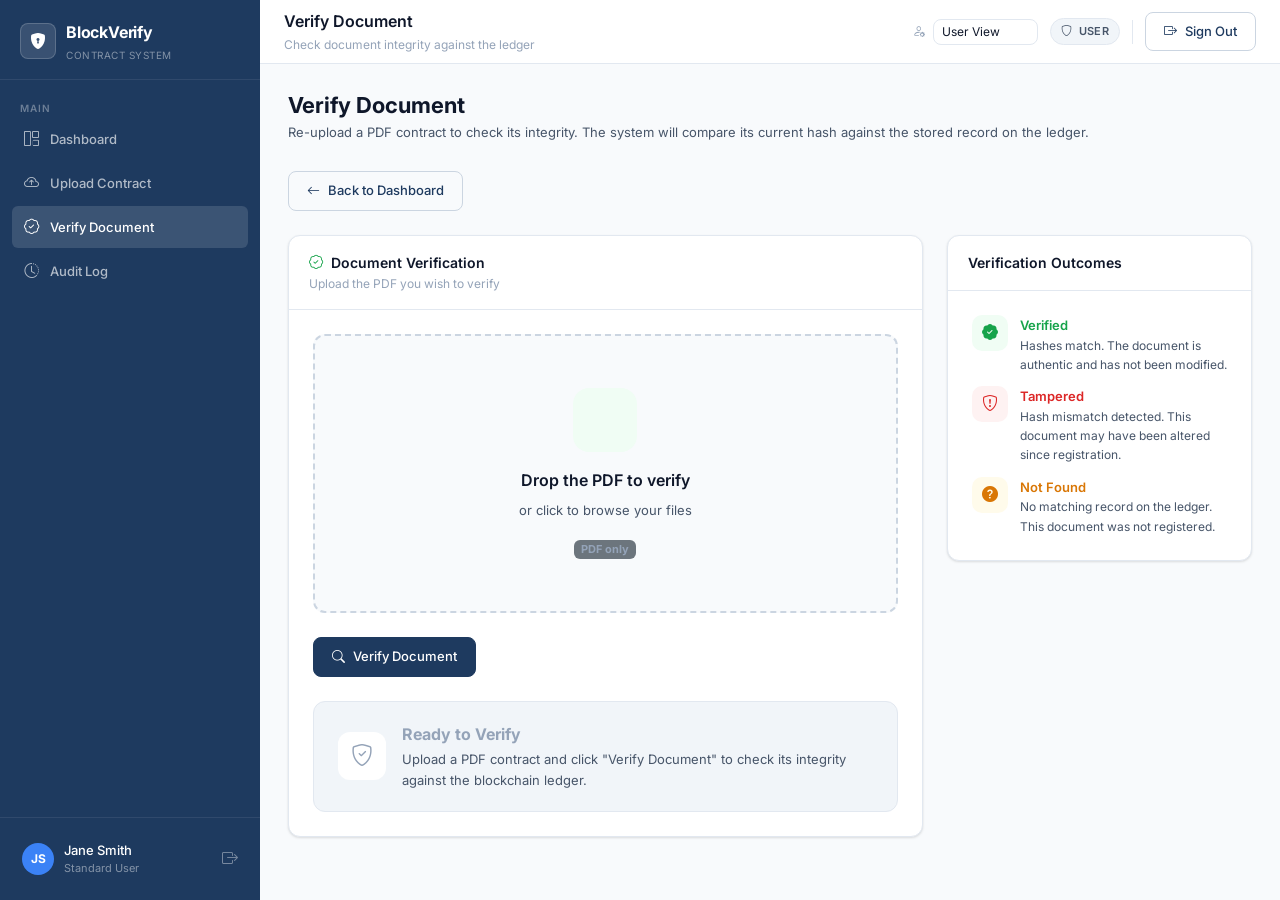
<file: Frontend/public/verify.html>
<!DOCTYPE html>
<html lang="en">
<head>
  <meta charset="UTF-8" />
  <meta name="viewport" content="width=device-width, initial-scale=1.0" />
  <title>Verify Document — BlockVerify</title>

  <link href="https://cdn.jsdelivr.net/npm/bootstrap@5.3.3/dist/css/bootstrap.min.css" rel="stylesheet" />
  <link href="https://cdn.jsdelivr.net/npm/bootstrap-icons@1.11.3/font/bootstrap-icons.min.css" rel="stylesheet" />
  <link href="style.css" rel="stylesheet" />
</head>
<body>

<div id="sidebarOverlay" style="display:none;position:fixed;inset:0;background:rgba(0,0,0,.45);z-index:99;"></div>

<div class="app-shell">

  <!-- ── Sidebar ── -->
  <nav class="sidebar" id="sidebar" aria-label="Main navigation">
    <div class="sidebar-header">
      <div class="sidebar-logo-icon"><i class="bi bi-shield-lock-fill"></i></div>
      <div>
        <div class="sidebar-logo-text">BlockVerify</div>
        <div class="sidebar-logo-sub">Contract System</div>
      </div>
    </div>
    <div class="sidebar-nav">
      <span class="sidebar-section-label">Main</span>
      <a href="dashboard.html" class="nav-item-link"><i class="bi bi-grid-1x2"></i> Dashboard</a>
      <a href="upload.html" class="nav-item-link"><i class="bi bi-cloud-arrow-up"></i> Upload Contract</a>
      <a href="verify.html" class="nav-item-link active"><i class="bi bi-patch-check"></i> Verify Document</a>
      <a href="history.html" class="nav-item-link"><i class="bi bi-clock-history"></i> Audit Log</a>
      <span class="sidebar-section-label" data-role="admin">Administration</span>
      <a href="#" class="nav-item-link" data-role="admin"><i class="bi bi-people"></i> Manage Users</a>
      <a href="#" class="nav-item-link" data-role="admin"><i class="bi bi-boxes"></i> Blockchain Explorer</a>
      <a href="#" class="nav-item-link" data-role="admin"><i class="bi bi-bar-chart-line"></i> System Reports</a>
    </div>
    <div class="sidebar-footer">
      <div class="sidebar-user">
        <div class="sidebar-avatar">JS</div>
        <div class="sidebar-user-info">
          <div class="sidebar-user-name">Jane Smith</div>
          <div class="sidebar-user-role" id="sidebarUserRole">Standard User</div>
        </div>
        <a href="index.html" class="logout-btn ms-auto" title="Sign out" style="color:rgba(255,255,255,.4);font-size:16px;">
          <i class="bi bi-box-arrow-right"></i>
        </a>
      </div>
    </div>
  </nav>

  <!-- ── Main Area ── -->
  <div class="main-area">
    <header class="topbar">
      <button id="sidebarToggle" class="btn btn-outline-app d-lg-none p-1 px-2 me-2" aria-label="Toggle sidebar">
        <i class="bi bi-list" style="font-size:20px;"></i>
      </button>
      <div>
        <div class="topbar-title">Verify Document</div>
        <div class="topbar-subtitle">Check document integrity against the ledger</div>
      </div>
      <div class="topbar-right">
        <div class="d-flex align-items-center gap-2" style="font-size:12px;color:var(--text-muted);">
          <i class="bi bi-person-gear"></i>
          <select class="form-select form-select-sm" id="roleSwitcher" style="font-size:12px;width:auto;padding:3px 28px 3px 8px;">
            <option value="user">User View</option>
            <option value="admin">Admin View</option>
          </select>
        </div>
        <span id="roleBadge" class="role-badge user"><i class="bi bi-shield"></i> User</span>
        <div style="width:1px;height:24px;background:var(--border);"></div>
        <a href="index.html" class="logout-btn btn btn-outline-app btn-sm d-flex align-items-center gap-2">
          <i class="bi bi-box-arrow-right"></i>
          <span class="d-none d-md-inline">Sign Out</span>
        </a>
      </div>
    </header>

    <main class="page-content">
      <div class="page-header">
        <div>
          <h1>Verify Document</h1>
          <p>Re-upload a PDF contract to check its integrity. The system will compare its current hash against the stored record on the ledger.</p>
        </div>
        <a href="dashboard.html" class="btn btn-outline-app d-flex align-items-center gap-2">
          <i class="bi bi-arrow-left"></i> Back to Dashboard
        </a>
      </div>

      <div class="row g-4">

        <!-- ── Verify Form ── -->
        <div class="col-lg-8">
          <div class="card-app">
            <div class="section-header">
              <div>
                <div class="section-title"><i class="bi bi-patch-check me-2" style="color:var(--success);"></i>Document Verification</div>
                <div class="section-sub">Upload the PDF you wish to verify</div>
              </div>
            </div>
            <div class="p-4">
              <form id="verifyForm" novalidate>

                <!-- Dropzone -->
                <div class="upload-dropzone" id="verifyDropzone">
                  <input type="file" id="verifyFileInput" accept="application/pdf" aria-label="Choose PDF to verify" />
                  <div class="upload-icon" style="background:var(--success-bg);">
                    <i class="bi bi-file-earmark-magnify" style="color:var(--success);"></i>
                  </div>
                  <div class="upload-title">Drop the PDF to verify</div>
                  <div class="upload-hint">or click to browse your files</div>
                  <span class="badge bg-secondary upload-types">PDF only</span>
                </div>

                <!-- File selected -->
                <div id="verifyFileSelected" class="file-selected" style="display:none;background:#f0fdf4;border-color:#bbf7d0;">
                  <i class="bi bi-file-earmark-pdf-fill file-selected-icon" style="color:var(--success);"></i>
                  <div style="flex:1;min-width:0;">
                    <div class="file-selected-name text-truncate" id="verifyFileName">filename.pdf</div>
                    <div class="file-selected-size" id="verifyFileSize">—</div>
                  </div>
                  <button type="button" id="clearVerifyFile" class="file-clear btn btn-link p-0" aria-label="Remove file">
                    <i class="bi bi-x-circle-fill"></i>
                  </button>
                </div>

                <div class="mt-4">
                  <button type="submit" class="btn btn-primary-app d-flex align-items-center gap-2">
                    <i class="bi bi-search"></i> Verify Document
                  </button>
                </div>
              </form>

              <!-- ── Verification Result Section ── -->
              <div id="verifyResult" style="display:none;">

                <hr class="divider" />

                <h6 style="font-size:13px;font-weight:600;color:var(--text-primary);margin-bottom:4px;">
                  <i class="bi bi-hash me-1"></i>Hash Comparison
                </h6>
                <p style="font-size:12px;color:var(--text-muted);margin-bottom:12px;">
                  The document's computed hash is compared against the record stored on the blockchain ledger.
                  <!-- Backend will connect here later — GET /api/contracts/hash/{document_id} -->
                </p>

                <!-- Hash boxes -->
                <div class="hash-compare-row">
                  <div class="hash-box" id="storedHashBox">
                    <div class="hash-box-label"><i class="bi bi-database me-1"></i>Stored Hash (Ledger)</div>
                    <div class="hash-box-value" id="storedHash">—</div>
                  </div>
                  <div class="hash-box" id="computedHashBox">
                    <div class="hash-box-label"><i class="bi bi-cpu me-1"></i>Computed Hash (Current File)</div>
                    <div class="hash-box-value" id="computedHash">—</div>
                  </div>
                </div>

                <!-- Result Banner -->
                <div class="result-banner idle" id="resultBanner">
                  <div class="result-icon" id="resultIcon">
                    <i class="bi bi-hourglass-split"></i>
                  </div>
                  <div style="flex:1;">
                    <div class="result-title" id="resultTitle">Awaiting Verification</div>
                    <div class="result-desc" id="resultDesc">Upload a document and click "Verify Document" to begin.</div>
                    <!-- Timestamp row -->
                    <div class="timestamp-row" id="resultTimestamp" style="display:none;">
                      <i class="bi bi-clock"></i>
                      <span>Verified at: <strong class="ts-value"></strong></span>
                    </div>
                  </div>
                </div>

                <!-- Block metadata placeholder -->
                <div class="mt-4 p-3 surface-card" style="border-radius:var(--radius);">
                  <div style="font-size:11px;font-weight:600;color:var(--text-muted);letter-spacing:.5px;text-transform:uppercase;margin-bottom:10px;">
                    Blockchain Record
                    <!-- Backend will connect here later — GET /api/blockchain/block/{block_index} -->
                  </div>
                  <div class="row g-2">
                    <div class="col-6 col-md-3">
                      <div style="font-size:11px;color:var(--text-muted);">Block Index</div>
                      <div class="mono fw-500" style="font-size:13px;">#4821</div>
                    </div>
                    <div class="col-6 col-md-3">
                      <div style="font-size:11px;color:var(--text-muted);">Timestamp</div>
                      <div class="mono fw-500" style="font-size:13px;">2025-01-15</div>
                    </div>
                    <div class="col-6 col-md-3">
                      <div style="font-size:11px;color:var(--text-muted);">Uploader</div>
                      <div class="fw-500" style="font-size:13px;">j.smith</div>
                    </div>
                    <div class="col-6 col-md-3">
                      <div style="font-size:11px;color:var(--text-muted);">Clearance</div>
                      <div class="fw-500" style="font-size:13px;"><span class="badge-status badge-pending clearance-confidential">Confidential</span></div>
                    </div>
                  </div>
                </div>

              </div>
              <!-- /verifyResult -->

              <!-- Idle state (before any verification) -->
              <div id="verifyIdle" class="mt-4">
                <div class="result-banner idle">
                  <div class="result-icon">
                    <i class="bi bi-shield-check"></i>
                  </div>
                  <div>
                    <div class="result-title">Ready to Verify</div>
                    <div class="result-desc">Upload a PDF contract and click "Verify Document" to check its integrity against the blockchain ledger.</div>
                  </div>
                </div>
              </div>

            </div>
          </div>
        </div>

        <!-- ── Side Panel ── -->
        <div class="col-lg-4">

          <!-- Status Legend -->
          <div class="card-app mb-4">
            <div class="section-header">
              <div class="section-title">Verification Outcomes</div>
            </div>
            <div class="p-4 d-flex flex-column gap-3">
              <div class="d-flex gap-3 align-items-start">
                <div style="width:36px;height:36px;border-radius:10px;background:var(--success-bg);color:var(--success);display:flex;align-items:center;justify-content:center;font-size:16px;flex-shrink:0;">
                  <i class="bi bi-patch-check-fill"></i>
                </div>
                <div>
                  <div style="font-size:13px;font-weight:600;color:var(--success);">Verified</div>
                  <div style="font-size:12px;color:var(--text-secondary);">Hashes match. The document is authentic and has not been modified.</div>
                </div>
              </div>
              <div class="d-flex gap-3 align-items-start">
                <div style="width:36px;height:36px;border-radius:10px;background:var(--danger-bg);color:var(--danger);display:flex;align-items:center;justify-content:center;font-size:16px;flex-shrink:0;">
                  <i class="bi bi-shield-exclamation"></i>
                </div>
                <div>
                  <div style="font-size:13px;font-weight:600;color:var(--danger);">Tampered</div>
                  <div style="font-size:12px;color:var(--text-secondary);">Hash mismatch detected. This document may have been altered since registration.</div>
                </div>
              </div>
              <div class="d-flex gap-3 align-items-start">
                <div style="width:36px;height:36px;border-radius:10px;background:var(--warning-bg);color:var(--warning);display:flex;align-items:center;justify-content:center;font-size:16px;flex-shrink:0;">
                  <i class="bi bi-question-circle-fill"></i>
                </div>
                <div>
                  <div style="font-size:13px;font-weight:600;color:var(--warning);">Not Found</div>
                  <div style="font-size:12px;color:var(--text-secondary);">No matching record on the ledger. This document was not registered.</div>
                </div>
              </div>
            </div>
          </div>

        </div>
      </div>
    </main>
  </div>
</div>

<script src="https://cdn.jsdelivr.net/npm/bootstrap@5.3.3/dist/js/bootstrap.bundle.min.js"></script>
<script src="script.js"></script>
<script>
  // Hide idle panel once result is shown
  document.getElementById('verifyForm').addEventListener('submit', function() {
    const idlePanel = document.getElementById('verifyIdle');
    if (idlePanel) idlePanel.style.display = 'none';
  });
</script>
</body>
</html>
</file>
<file: Frontend/public/style.css>
/* =========================================================
   BlockVerify — Global Stylesheet
   Stack: Bootstrap 5 + Vanilla CSS
   ========================================================= */

/* ── Fonts ─────────────────────────────────────────────── */
@import url('https://fonts.googleapis.com/css2?family=Inter:wght@300;400;500;600;700&family=JetBrains+Mono:wght@400;500&display=swap');

/* ── CSS Variables ──────────────────────────────────────── */
:root {
  --primary:        #1e3a5f;
  --primary-light:  #2a5298;
  --primary-hover:  #163050;
  --accent:         #3b82f6;
  --accent-hover:   #2563eb;

  --success:        #16a34a;
  --success-bg:     #f0fdf4;
  --success-border: #bbf7d0;

  --danger:         #dc2626;
  --danger-bg:      #fef2f2;
  --danger-border:  #fecaca;

  --warning:        #d97706;
  --warning-bg:     #fffbeb;
  --warning-border: #fde68a;

  --bg:             #f8fafc;
  --surface:        #ffffff;
  --surface-2:      #f1f5f9;
  --border:         #e2e8f0;
  --border-dark:    #cbd5e1;

  --text-primary:   #0f172a;
  --text-secondary: #475569;
  --text-muted:     #94a3b8;

  --sidebar-width: 260px;
  --header-height: 64px;
  --radius:        8px;
  --radius-lg:     12px;
  --shadow-sm:     0 1px 3px rgba(0,0,0,.08), 0 1px 2px rgba(0,0,0,.05);
  --shadow-md:     0 4px 12px rgba(0,0,0,.10), 0 2px 4px rgba(0,0,0,.06);
  --shadow-lg:     0 10px 30px rgba(0,0,0,.12);
  --transition:    150ms ease;
}

/* ── Base ───────────────────────────────────────────────── */
*, *::before, *::after { box-sizing: border-box; }

body {
  font-family: 'Inter', system-ui, sans-serif;
  background-color: var(--bg);
  color: var(--text-primary);
  font-size: 14px;
  line-height: 1.6;
  -webkit-font-smoothing: antialiased;
}

h1, h2, h3, h4, h5, h6 {
  font-weight: 600;
  color: var(--text-primary);
  margin-bottom: 0;
}

a { color: var(--accent); text-decoration: none; }
a:hover { color: var(--accent-hover); }

code, .mono {
  font-family: 'JetBrains Mono', monospace;
  font-size: 12px;
}

/* ── Auth Layout ─────────────────────────────────────────── */
.auth-wrapper {
  min-height: 100vh;
  display: flex;
  align-items: stretch;
}

.auth-brand {
  flex: 0 0 420px;
  background: var(--primary);
  display: flex;
  flex-direction: column;
  justify-content: center;
  padding: 60px 48px;
  position: relative;
  overflow: hidden;
}

.auth-brand::before {
  content: '';
  position: absolute;
  inset: 0;
  background: radial-gradient(ellipse at 20% 80%, rgba(59,130,246,.18) 0%, transparent 60%),
              radial-gradient(ellipse at 80% 20%, rgba(30,58,95,.6) 0%, transparent 50%);
}

.auth-brand-content { position: relative; z-index: 1; }

.auth-brand .brand-logo {
  display: flex;
  align-items: center;
  gap: 12px;
  margin-bottom: 48px;
}

.auth-brand .brand-icon {
  width: 44px; height: 44px;
  background: rgba(255,255,255,.12);
  border: 1px solid rgba(255,255,255,.2);
  border-radius: var(--radius);
  display: flex; align-items: center; justify-content: center;
  color: #fff; font-size: 20px;
}

.auth-brand .brand-name {
  font-size: 22px; font-weight: 700;
  color: #fff; letter-spacing: -.3px;
}

.auth-brand h2 {
  font-size: 28px; font-weight: 700;
  color: #fff; line-height: 1.3;
  margin-bottom: 16px;
}

.auth-brand p {
  color: rgba(255,255,255,.65);
  font-size: 14px; line-height: 1.7;
  margin-bottom: 40px;
}

.auth-features { list-style: none; padding: 0; margin: 0; }
.auth-features li {
  display: flex; align-items: center; gap: 12px;
  color: rgba(255,255,255,.8);
  font-size: 13px; margin-bottom: 14px;
}
.auth-features li i {
  width: 28px; height: 28px;
  background: rgba(255,255,255,.1);
  border-radius: 6px;
  display: flex; align-items: center; justify-content: center;
  font-size: 12px; color: #93c5fd; flex-shrink: 0;
}

.auth-form-area {
  flex: 1;
  display: flex;
  align-items: center;
  justify-content: center;
  padding: 40px 24px;
  background: var(--bg);
}

.auth-card {
  width: 100%; max-width: 420px;
  background: var(--surface);
  border: 1px solid var(--border);
  border-radius: var(--radius-lg);
  padding: 40px;
  box-shadow: var(--shadow-md);
}

.auth-card h3 {
  font-size: 20px; font-weight: 700;
  color: var(--text-primary);
  margin-bottom: 4px;
}

.auth-card .auth-subtitle {
  color: var(--text-secondary);
  font-size: 13px;
  margin-bottom: 28px;
}

/* Tab switcher */
.auth-tabs {
  display: flex;
  background: var(--surface-2);
  border-radius: var(--radius);
  padding: 4px;
  margin-bottom: 28px;
}
.auth-tab-btn {
  flex: 1; padding: 8px 12px;
  font-size: 13px; font-weight: 500;
  border: none; background: transparent;
  border-radius: 6px; cursor: pointer;
  color: var(--text-secondary);
  transition: var(--transition);
}
.auth-tab-btn.active {
  background: var(--surface);
  color: var(--primary);
  box-shadow: var(--shadow-sm);
}

/* ── Shared Form Elements ────────────────────────────────── */
.form-label {
  font-size: 13px; font-weight: 500;
  color: var(--text-primary);
  margin-bottom: 6px;
}

.form-control, .form-select {
  font-size: 13px;
  border: 1px solid var(--border);
  border-radius: var(--radius);
  padding: 9px 12px;
  color: var(--text-primary);
  background: var(--surface);
  transition: border-color var(--transition), box-shadow var(--transition);
}
.form-control:focus, .form-select:focus {
  border-color: var(--accent);
  box-shadow: 0 0 0 3px rgba(59,130,246,.12);
  outline: none;
}
.form-control.is-invalid { border-color: var(--danger); }
.invalid-feedback { font-size: 12px; color: var(--danger); }

.input-icon-group { position: relative; }
.input-icon-group .form-control { padding-left: 38px; }
.input-icon-group .input-icon {
  position: absolute; left: 11px; top: 50%; transform: translateY(-50%);
  color: var(--text-muted); font-size: 14px; pointer-events: none;
}
.input-icon-group .input-icon-right {
  position: absolute; right: 11px; top: 50%; transform: translateY(-50%);
  color: var(--text-muted); font-size: 14px; cursor: pointer;
}

/* ── Buttons ─────────────────────────────────────────────── */
.btn {
  font-size: 13px; font-weight: 500;
  border-radius: var(--radius);
  padding: 9px 18px;
  transition: background var(--transition), box-shadow var(--transition), transform .1s;
  border: 1px solid transparent;
}
.btn:active { transform: translateY(1px); }

.btn-primary-app {
  background: var(--primary);
  color: #fff; border-color: var(--primary);
}
.btn-primary-app:hover {
  background: var(--primary-hover);
  color: #fff;
  box-shadow: 0 4px 12px rgba(30,58,95,.3);
}

.btn-accent {
  background: var(--accent);
  color: #fff; border-color: var(--accent);
}
.btn-accent:hover {
  background: var(--accent-hover);
  color: #fff;
  box-shadow: 0 4px 12px rgba(59,130,246,.3);
}

.btn-outline-app {
  background: transparent;
  color: var(--primary); border-color: var(--border-dark);
}
.btn-outline-app:hover {
  background: var(--surface-2);
  color: var(--primary);
}

/* ── App Shell ───────────────────────────────────────────── */
.app-shell {
  display: flex;
  min-height: 100vh;
}

/* Sidebar */
.sidebar {
  width: var(--sidebar-width);
  background: var(--primary);
  display: flex;
  flex-direction: column;
  position: fixed;
  top: 0; left: 0; bottom: 0;
  z-index: 100;
  transition: transform var(--transition);
}

.sidebar-header {
  padding: 20px 20px 16px;
  border-bottom: 1px solid rgba(255,255,255,.08);
  display: flex; align-items: center; gap: 10px;
}

.sidebar-logo-icon {
  width: 36px; height: 36px;
  background: rgba(255,255,255,.12);
  border: 1px solid rgba(255,255,255,.18);
  border-radius: 8px;
  display: flex; align-items: center; justify-content: center;
  color: #fff; font-size: 16px;
}
.sidebar-logo-text {
  font-size: 16px; font-weight: 700; color: #fff; letter-spacing: -.2px;
}
.sidebar-logo-sub {
  font-size: 10px; color: rgba(255,255,255,.45);
  letter-spacing: .5px; text-transform: uppercase; margin-top: 1px;
}

.sidebar-nav {
  flex: 1; padding: 16px 12px;
  overflow-y: auto;
}

.sidebar-section-label {
  font-size: 10px; font-weight: 600; letter-spacing: 1px;
  color: rgba(255,255,255,.35); text-transform: uppercase;
  padding: 0 8px; margin: 16px 0 6px;
}

.nav-item-link {
  display: flex; align-items: center; gap: 10px;
  padding: 9px 10px;
  border-radius: 6px; color: rgba(255,255,255,.65);
  font-size: 13px; font-weight: 500;
  cursor: pointer; text-decoration: none;
  transition: background var(--transition), color var(--transition);
  margin-bottom: 2px;
}
.nav-item-link i { font-size: 15px; width: 18px; text-align: center; }
.nav-item-link:hover { background: rgba(255,255,255,.08); color: #fff; }
.nav-item-link.active { background: rgba(255,255,255,.13); color: #fff; }
.nav-item-link .nav-badge {
  margin-left: auto;
  background: var(--danger);
  color: #fff; font-size: 10px; font-weight: 600;
  padding: 1px 6px; border-radius: 10px;
}

.sidebar-footer {
  padding: 14px 12px;
  border-top: 1px solid rgba(255,255,255,.08);
}
.sidebar-user {
  display: flex; align-items: center; gap: 10px;
  padding: 8px 10px; border-radius: 6px;
  transition: background var(--transition); cursor: pointer;
}
.sidebar-user:hover { background: rgba(255,255,255,.08); }
.sidebar-avatar {
  width: 32px; height: 32px; border-radius: 50%;
  background: var(--accent); color: #fff;
  display: flex; align-items: center; justify-content: center;
  font-size: 12px; font-weight: 700; flex-shrink: 0;
}
.sidebar-user-info { flex: 1; min-width: 0; }
.sidebar-user-name { font-size: 13px; font-weight: 500; color: #fff; white-space: nowrap; overflow: hidden; text-overflow: ellipsis; }
.sidebar-user-role { font-size: 11px; color: rgba(255,255,255,.45); }

/* Main area */
.main-area {
  margin-left: var(--sidebar-width);
  flex: 1;
  display: flex;
  flex-direction: column;
  min-width: 0;
}

.topbar {
  height: var(--header-height);
  background: var(--surface);
  border-bottom: 1px solid var(--border);
  display: flex; align-items: center;
  padding: 0 24px;
  position: sticky; top: 0; z-index: 50;
  gap: 16px;
}

.topbar-title { font-size: 16px; font-weight: 600; color: var(--text-primary); }
.topbar-subtitle { font-size: 12px; color: var(--text-muted); }

.topbar-right { margin-left: auto; display: flex; align-items: center; gap: 12px; }

.role-badge {
  display: flex; align-items: center; gap: 6px;
  font-size: 11px; font-weight: 600; letter-spacing: .3px;
  padding: 4px 10px; border-radius: 20px;
  text-transform: uppercase;
}
.role-badge.admin { background: #eff6ff; color: #1d4ed8; border: 1px solid #bfdbfe; }
.role-badge.user  { background: var(--surface-2); color: var(--text-secondary); border: 1px solid var(--border); }

.page-content { flex: 1; padding: 28px 28px 48px; }

/* ── Cards & Surfaces ───────────────────────────────────── */
.card-app {
  background: var(--surface);
  border: 1px solid var(--border);
  border-radius: var(--radius-lg);
  box-shadow: var(--shadow-sm);
}

/* Stat cards */
.stat-card {
  background: var(--surface);
  border: 1px solid var(--border);
  border-radius: var(--radius-lg);
  padding: 20px 24px;
  box-shadow: var(--shadow-sm);
  display: flex; flex-direction: column; gap: 8px;
  position: relative; overflow: hidden;
}
.stat-card::after {
  content: '';
  position: absolute;
  top: 0; right: 0;
  width: 80px; height: 80px;
  border-radius: 50%;
  opacity: .06;
}
.stat-card.stat-total::after   { background: var(--primary); transform: translate(20px,-20px); }
.stat-card.stat-verified::after { background: var(--success); transform: translate(20px,-20px); }
.stat-card.stat-tamper::after  { background: var(--danger);  transform: translate(20px,-20px); }

.stat-label {
  font-size: 12px; font-weight: 500; letter-spacing: .3px;
  color: var(--text-secondary); text-transform: uppercase;
}
.stat-value {
  font-size: 32px; font-weight: 700; line-height: 1;
  color: var(--text-primary);
}
.stat-icon {
  position: absolute; right: 20px; top: 20px;
  width: 40px; height: 40px; border-radius: 10px;
  display: flex; align-items: center; justify-content: center;
  font-size: 18px;
}
.stat-icon.total    { background: #eff6ff; color: var(--primary-light); }
.stat-icon.verified { background: var(--success-bg); color: var(--success); }
.stat-icon.tamper   { background: var(--danger-bg);  color: var(--danger); }

.stat-trend {
  font-size: 12px; color: var(--text-muted);
  display: flex; align-items: center; gap: 4px;
}

/* ── Quick Action Buttons ────────────────────────────────── */
.action-btn {
  display: flex; flex-direction: column; align-items: center; gap: 10px;
  padding: 20px 16px;
  background: var(--surface);
  border: 1px solid var(--border);
  border-radius: var(--radius-lg);
  text-decoration: none;
  transition: box-shadow var(--transition), border-color var(--transition), transform .15s;
  cursor: pointer; text-align: center;
}
.action-btn:hover {
  box-shadow: var(--shadow-md);
  border-color: var(--accent);
  transform: translateY(-2px);
}
.action-btn-icon {
  width: 48px; height: 48px;
  border-radius: 12px;
  display: flex; align-items: center; justify-content: center;
  font-size: 22px;
}
.action-btn-icon.upload  { background: #eff6ff; color: var(--primary-light); }
.action-btn-icon.verify  { background: var(--success-bg); color: var(--success); }
.action-btn-icon.history { background: var(--warning-bg); color: var(--warning); }

.action-btn-label { font-size: 13px; font-weight: 600; color: var(--text-primary); }
.action-btn-sub   { font-size: 11px; color: var(--text-muted); }

/* ── Activity Feed ───────────────────────────────────────── */
.activity-item {
  display: flex; align-items: flex-start; gap: 12px;
  padding: 14px 20px;
  border-bottom: 1px solid var(--border);
  transition: background var(--transition);
}
.activity-item:last-child { border-bottom: none; }
.activity-item:hover { background: var(--bg); }

.activity-dot {
  width: 8px; height: 8px; border-radius: 50%;
  margin-top: 5px; flex-shrink: 0;
}
.dot-verified { background: var(--success); }
.dot-tamper   { background: var(--danger); }
.dot-upload   { background: var(--accent); }
.dot-warning  { background: var(--warning); }

.activity-text { flex: 1; }
.activity-text strong { font-weight: 500; color: var(--text-primary); }
.activity-text span  { color: var(--text-secondary); font-size: 13px; }
.activity-time { font-size: 11px; color: var(--text-muted); white-space: nowrap; }

/* ── Upload Area ─────────────────────────────────────────── */
.upload-dropzone {
  border: 2px dashed var(--border-dark);
  border-radius: var(--radius-lg);
  padding: 52px 32px;
  text-align: center;
  cursor: pointer;
  transition: border-color var(--transition), background var(--transition);
  background: var(--bg);
  position: relative;
}
.upload-dropzone:hover,
.upload-dropzone.dragover {
  border-color: var(--accent);
  background: #eff6ff;
}
.upload-dropzone input[type="file"] {
  position: absolute; inset: 0; opacity: 0; cursor: pointer;
}

.upload-icon {
  width: 64px; height: 64px;
  background: #eff6ff;
  border-radius: 16px;
  display: flex; align-items: center; justify-content: center;
  font-size: 28px; color: var(--primary-light);
  margin: 0 auto 16px;
}
.upload-title { font-size: 16px; font-weight: 600; color: var(--text-primary); margin-bottom: 6px; }
.upload-hint  { font-size: 13px; color: var(--text-secondary); margin-bottom: 16px; }
.upload-types { font-size: 11px; color: var(--text-muted); }

.file-selected {
  display: flex; align-items: center; gap: 12px;
  padding: 12px 16px;
  background: #eff6ff;
  border: 1px solid #bfdbfe;
  border-radius: var(--radius);
  margin-top: 16px;
}
.file-selected-icon { font-size: 22px; color: var(--primary-light); }
.file-selected-name { font-size: 13px; font-weight: 500; color: var(--primary); flex: 1; }
.file-selected-size { font-size: 12px; color: var(--text-muted); }
.file-clear { color: var(--danger); cursor: pointer; font-size: 15px; }

/* SHA preview */
.sha-preview {
  background: var(--surface-2);
  border: 1px solid var(--border);
  border-radius: var(--radius);
  padding: 14px 16px;
  margin-top: 16px;
}
.sha-label { font-size: 11px; font-weight: 600; color: var(--text-muted); letter-spacing: .5px; text-transform: uppercase; margin-bottom: 6px; }
.sha-value {
  font-family: 'JetBrains Mono', monospace;
  font-size: 12px; color: var(--text-secondary);
  word-break: break-all; line-height: 1.6;
}
.sha-pending { color: var(--text-muted); font-style: italic; }

/* Clearance badges */
.clearance-public       { background: var(--success-bg);  color: var(--success);  border: 1px solid var(--success-border); }
.clearance-internal     { background: #eff6ff;             color: var(--primary-light); border: 1px solid #bfdbfe; }
.clearance-confidential { background: var(--warning-bg);   color: var(--warning);  border: 1px solid var(--warning-border); }
.clearance-restricted   { background: var(--danger-bg);    color: var(--danger);   border: 1px solid var(--danger-border); }

/* ── Verify Page ─────────────────────────────────────────── */
.hash-compare-row {
  display: grid; grid-template-columns: 1fr 1fr; gap: 16px;
  margin: 20px 0;
}
@media (max-width: 640px) { .hash-compare-row { grid-template-columns: 1fr; } }

.hash-box {
  background: var(--surface-2);
  border: 1px solid var(--border);
  border-radius: var(--radius);
  padding: 16px;
}
.hash-box-label { font-size: 11px; font-weight: 600; color: var(--text-muted); letter-spacing: .5px; text-transform: uppercase; margin-bottom: 8px; }
.hash-box-value {
  font-family: 'JetBrains Mono', monospace;
  font-size: 12px; color: var(--text-secondary); word-break: break-all; line-height: 1.7;
}
.hash-match .hash-box-value    { color: var(--success); }
.hash-mismatch .hash-box-value { color: var(--danger); }

/* Result banner */
.result-banner {
  border-radius: var(--radius-lg);
  padding: 20px 24px;
  display: flex; align-items: center; gap: 16px;
  margin-top: 20px;
}
.result-banner.verified  { background: var(--success-bg); border: 1px solid var(--success-border); }
.result-banner.tampered  { background: var(--danger-bg);  border: 1px solid var(--danger-border); }
.result-banner.not-found { background: var(--warning-bg); border: 1px solid var(--warning-border); }
.result-banner.idle      { background: var(--surface-2);  border: 1px solid var(--border); }

.result-icon {
  width: 48px; height: 48px; border-radius: 12px;
  display: flex; align-items: center; justify-content: center;
  font-size: 22px; flex-shrink: 0;
}
.result-banner.verified  .result-icon { background: #dcfce7; color: var(--success); }
.result-banner.tampered  .result-icon { background: #fee2e2; color: var(--danger); }
.result-banner.not-found .result-icon { background: #fef3c7; color: var(--warning); }
.result-banner.idle      .result-icon { background: var(--surface); color: var(--text-muted); }

.result-title { font-size: 16px; font-weight: 700; }
.result-banner.verified  .result-title { color: var(--success); }
.result-banner.tampered  .result-title { color: var(--danger); }
.result-banner.not-found .result-title { color: var(--warning); }
.result-banner.idle      .result-title { color: var(--text-muted); }

.result-desc { font-size: 13px; margin-top: 2px; }
.result-banner.verified  .result-desc { color: #166534; }
.result-banner.tampered  .result-desc { color: #991b1b; }
.result-banner.not-found .result-desc { color: #92400e; }
.result-banner.idle      .result-desc { color: var(--text-secondary); }

.timestamp-row {
  display: flex; align-items: center; gap: 8px;
  font-size: 12px; color: var(--text-muted);
  margin-top: 12px;
}

/* ── Tables ─────────────────────────────────────────────── */
.table-app thead th {
  font-size: 11px; font-weight: 600; letter-spacing: .5px;
  color: var(--text-secondary); text-transform: uppercase;
  background: var(--surface-2); border-bottom: 1px solid var(--border);
  padding: 10px 16px; white-space: nowrap;
}
.table-app tbody td {
  font-size: 13px; color: var(--text-primary);
  padding: 12px 16px; vertical-align: middle;
  border-bottom: 1px solid var(--border);
}
.table-app tbody tr:hover { background: var(--bg); }
.table-app tbody tr:last-child td { border-bottom: none; }

/* Status badges */
.badge-status {
  font-size: 11px; font-weight: 600; letter-spacing: .3px;
  padding: 3px 10px; border-radius: 20px;
  display: inline-flex; align-items: center; gap: 5px;
}
.badge-status::before { content: ''; width: 6px; height: 6px; border-radius: 50%; background: currentColor; }

.badge-verified  { background: var(--success-bg);  color: var(--success);  border: 1px solid var(--success-border); }
.badge-tampered  { background: var(--danger-bg);    color: var(--danger);   border: 1px solid var(--danger-border); }
.badge-pending   { background: var(--warning-bg);   color: var(--warning);  border: 1px solid var(--warning-border); }
.badge-uploaded  { background: #eff6ff;             color: var(--accent);   border: 1px solid #bfdbfe; }

/* Filter bar */
.filter-bar {
  display: flex; gap: 12px; flex-wrap: wrap; align-items: center;
  padding: 16px 20px;
  background: var(--surface-2);
  border-bottom: 1px solid var(--border);
  border-radius: var(--radius-lg) var(--radius-lg) 0 0;
}
.filter-bar .form-control,
.filter-bar .form-select { font-size: 13px; max-width: 200px; }
.filter-bar .form-control { min-width: 220px; }

/* ── Page Headers ────────────────────────────────────────── */
.page-header {
  margin-bottom: 24px;
  display: flex; align-items: flex-start; justify-content: space-between; flex-wrap: wrap; gap: 12px;
}
.page-header h1 { font-size: 22px; font-weight: 700; color: var(--text-primary); }
.page-header p  { font-size: 13px; color: var(--text-secondary); margin-top: 4px; }

/* ── Section Headers ─────────────────────────────────────── */
.section-header {
  display: flex; align-items: center; justify-content: space-between;
  padding: 16px 20px;
  border-bottom: 1px solid var(--border);
}
.section-title { font-size: 14px; font-weight: 600; color: var(--text-primary); }
.section-sub   { font-size: 12px; color: var(--text-muted); }

/* ── Alert Overrides ─────────────────────────────────────── */
.alert {
  font-size: 13px; border-radius: var(--radius);
  display: flex; align-items: flex-start; gap: 10px;
}
.alert-success { background: var(--success-bg); border-color: var(--success-border); color: #166534; }
.alert-danger  { background: var(--danger-bg);  border-color: var(--danger-border);  color: #991b1b; }
.alert-warning { background: var(--warning-bg); border-color: var(--warning-border); color: #92400e; }
.alert-info    { background: #eff6ff; border-color: #bfdbfe; color: #1e40af; }

/* ── Dividers ────────────────────────────────────────────── */
.divider { border: none; border-top: 1px solid var(--border); margin: 20px 0; }

/* ── Skeleton loaders ────────────────────────────────────── */
.skeleton {
  background: linear-gradient(90deg, var(--surface-2) 25%, #e9eff5 50%, var(--surface-2) 75%);
  background-size: 200% 100%;
  animation: shimmer 1.4s infinite;
  border-radius: 4px;
}
@keyframes shimmer { 0%{background-position:200% 0} 100%{background-position:-200% 0} }

/* ── Responsive ──────────────────────────────────────────── */
@media (max-width: 991px) {
  .auth-brand { display: none; }
  .auth-form-area { padding: 24px 16px; }
  .sidebar { transform: translateX(-100%); }
  .sidebar.open { transform: translateX(0); }
  .main-area { margin-left: 0; }
  .page-content { padding: 20px 16px 40px; }
}

@media (max-width: 767px) {
  .hash-compare-row { grid-template-columns: 1fr; }
  .filter-bar .form-control { min-width: 100%; }
}

/* ── Utilities ───────────────────────────────────────────── */
.text-success-app { color: var(--success) !important; }
.text-danger-app  { color: var(--danger)  !important; }
.text-warning-app { color: var(--warning) !important; }
.text-muted-app   { color: var(--text-muted) !important; }
.text-secondary-app { color: var(--text-secondary) !important; }
.fw-500 { font-weight: 500; }
.fw-600 { font-weight: 600; }
.gap-2  { gap: 8px !important; }
.gap-3  { gap: 12px !important; }
.surface-card { background: var(--surface); border: 1px solid var(--border); border-radius: var(--radius-lg); }
</file>
